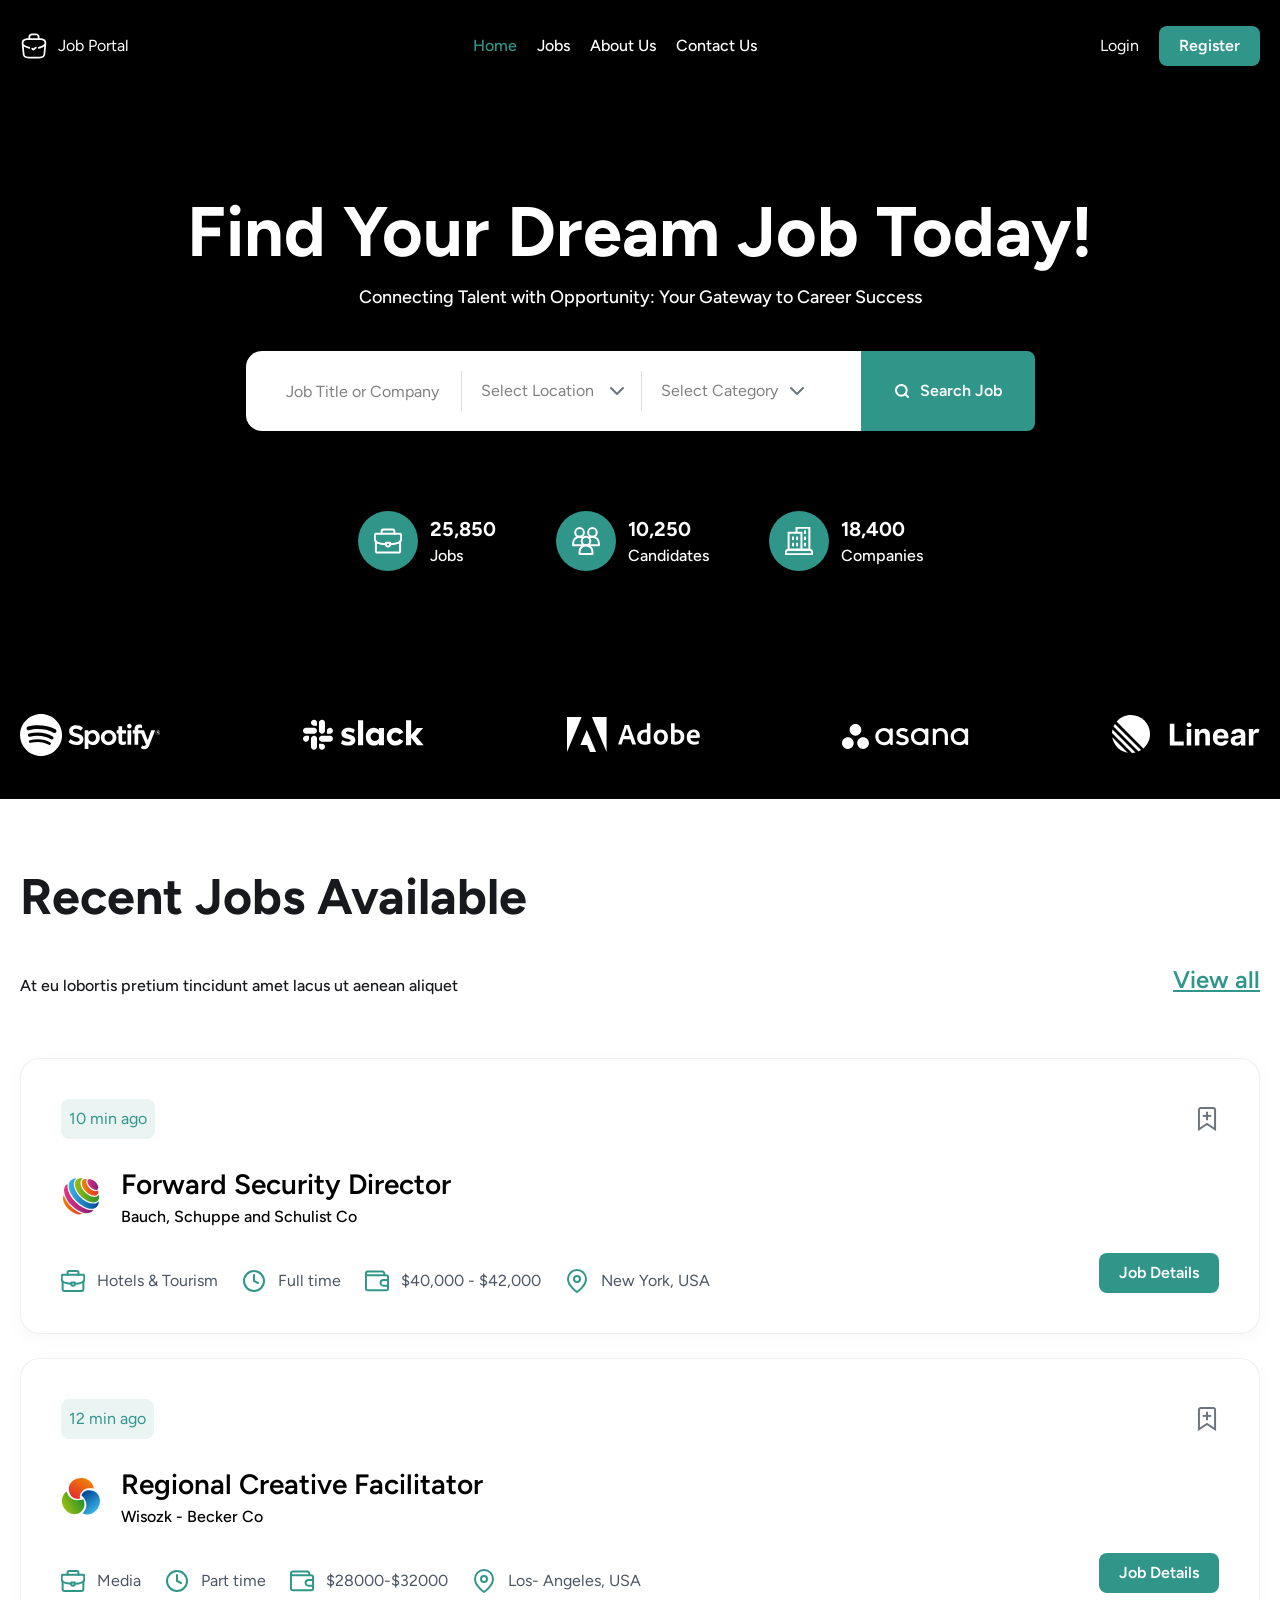
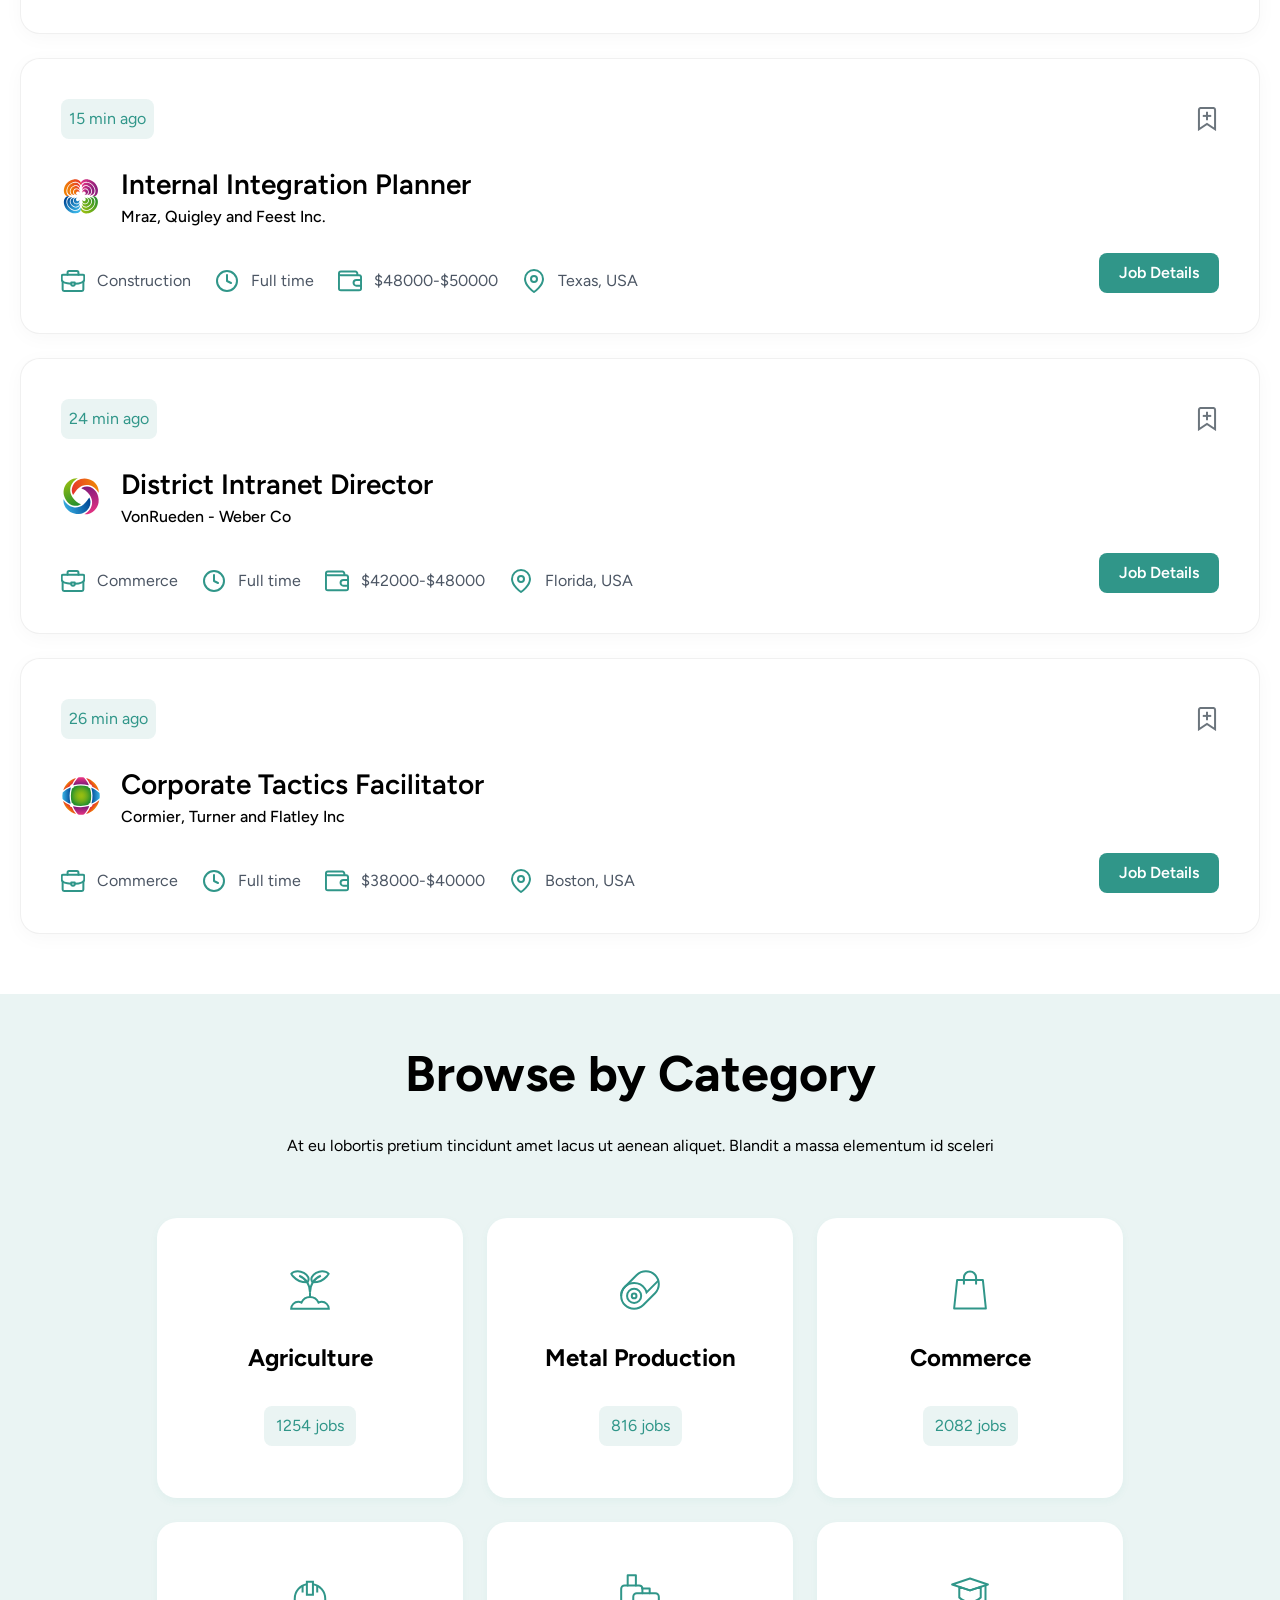
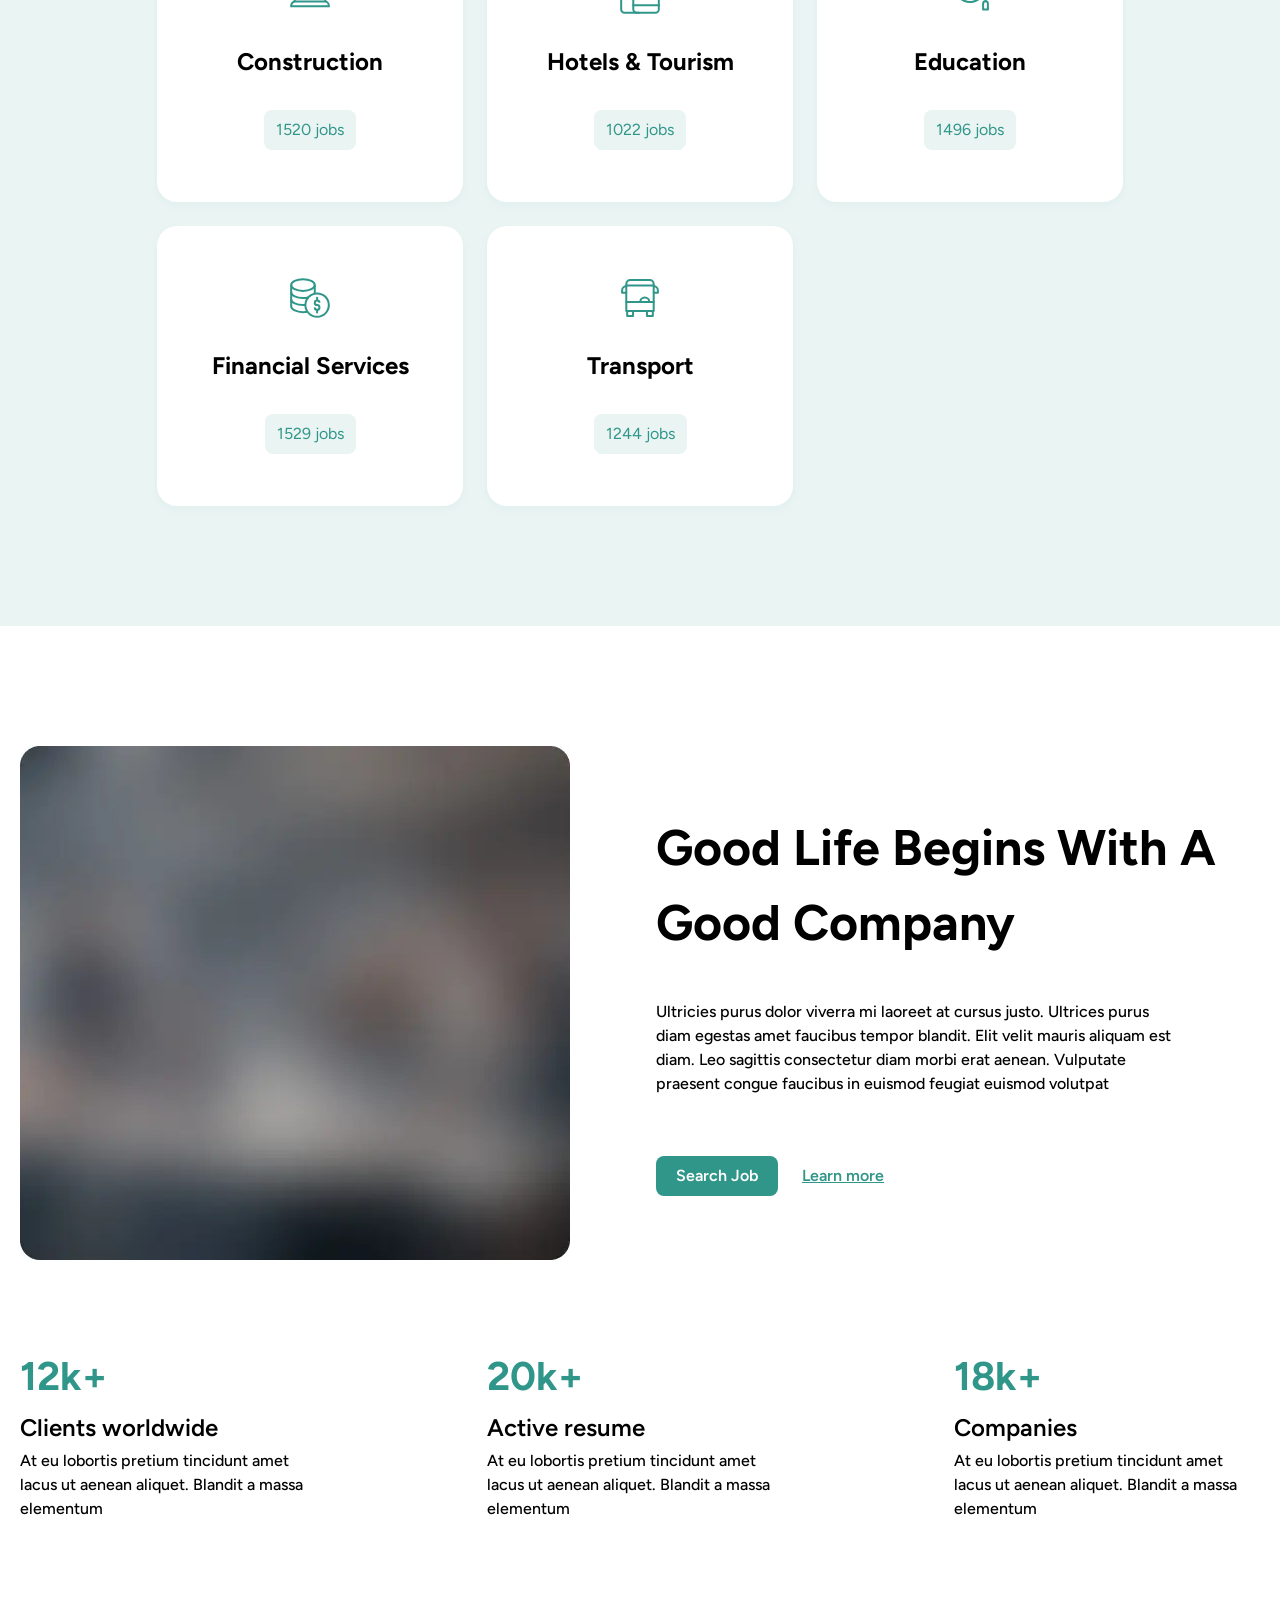
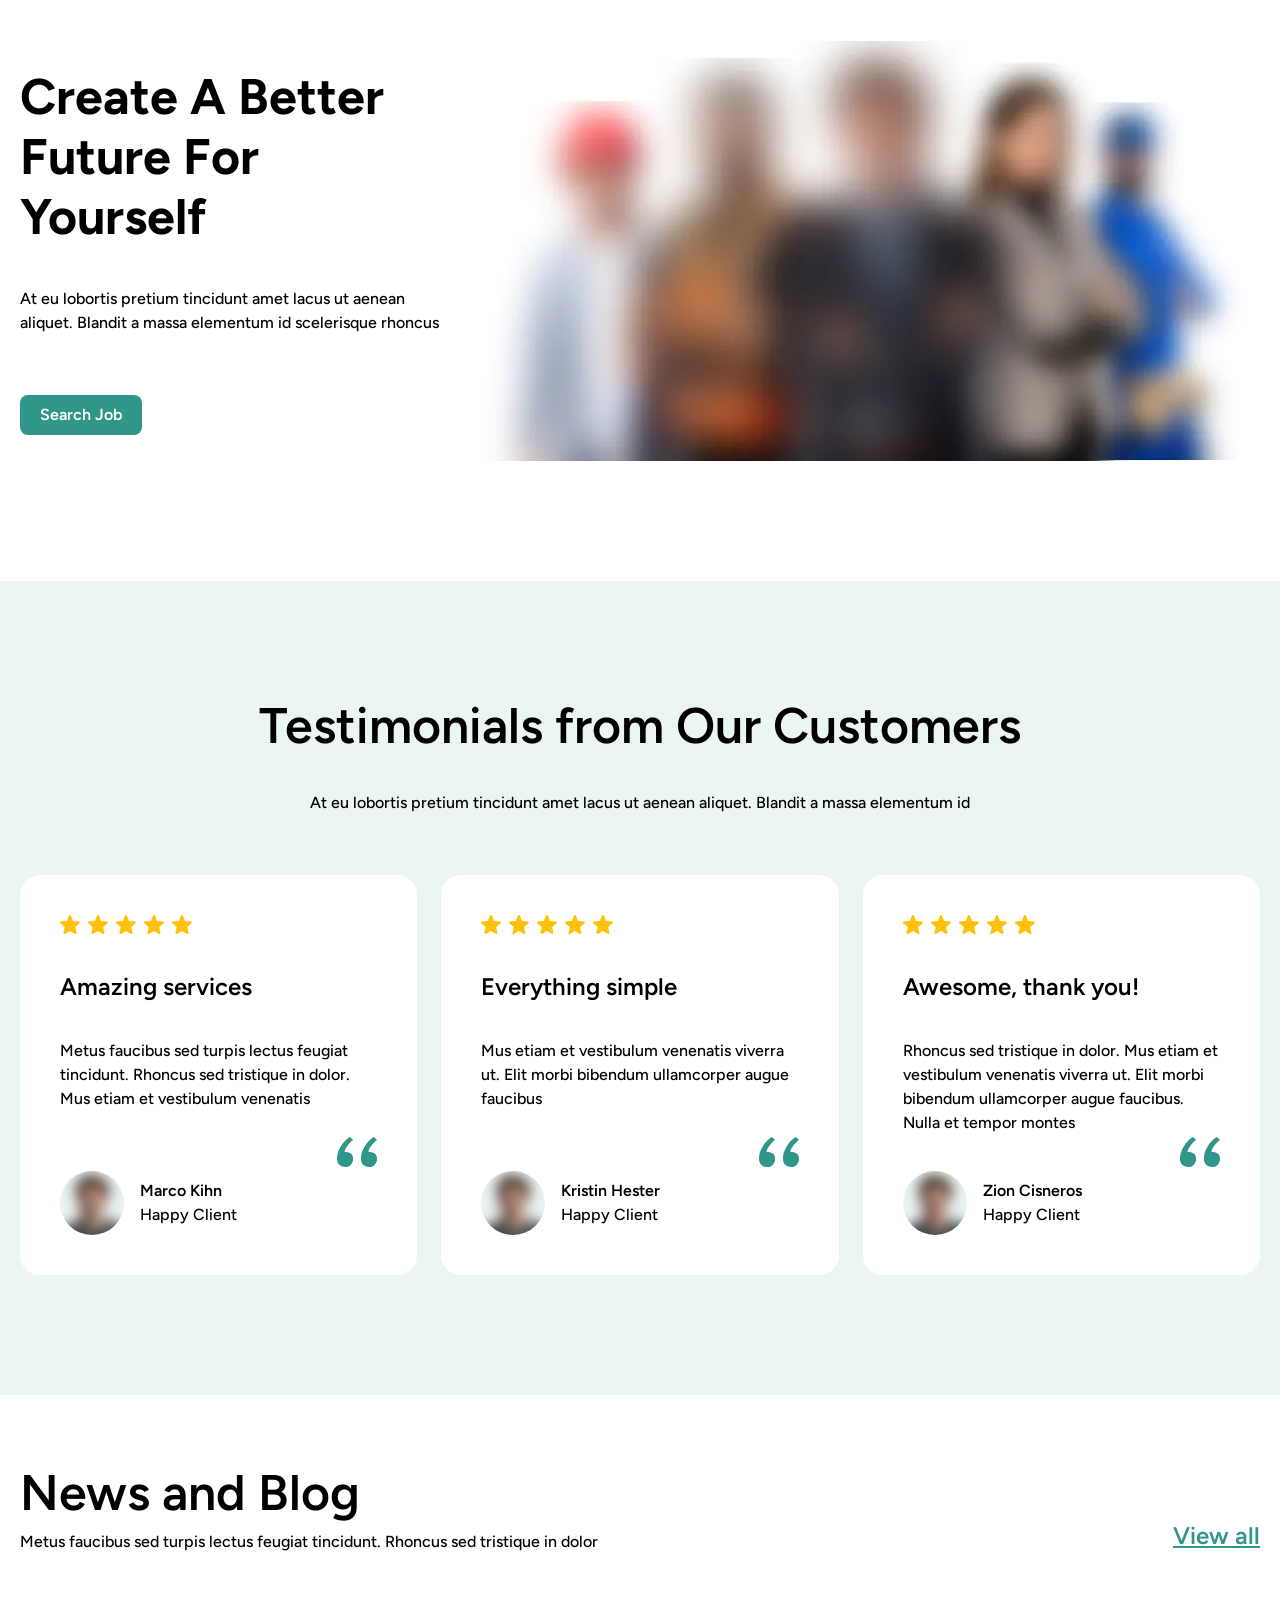
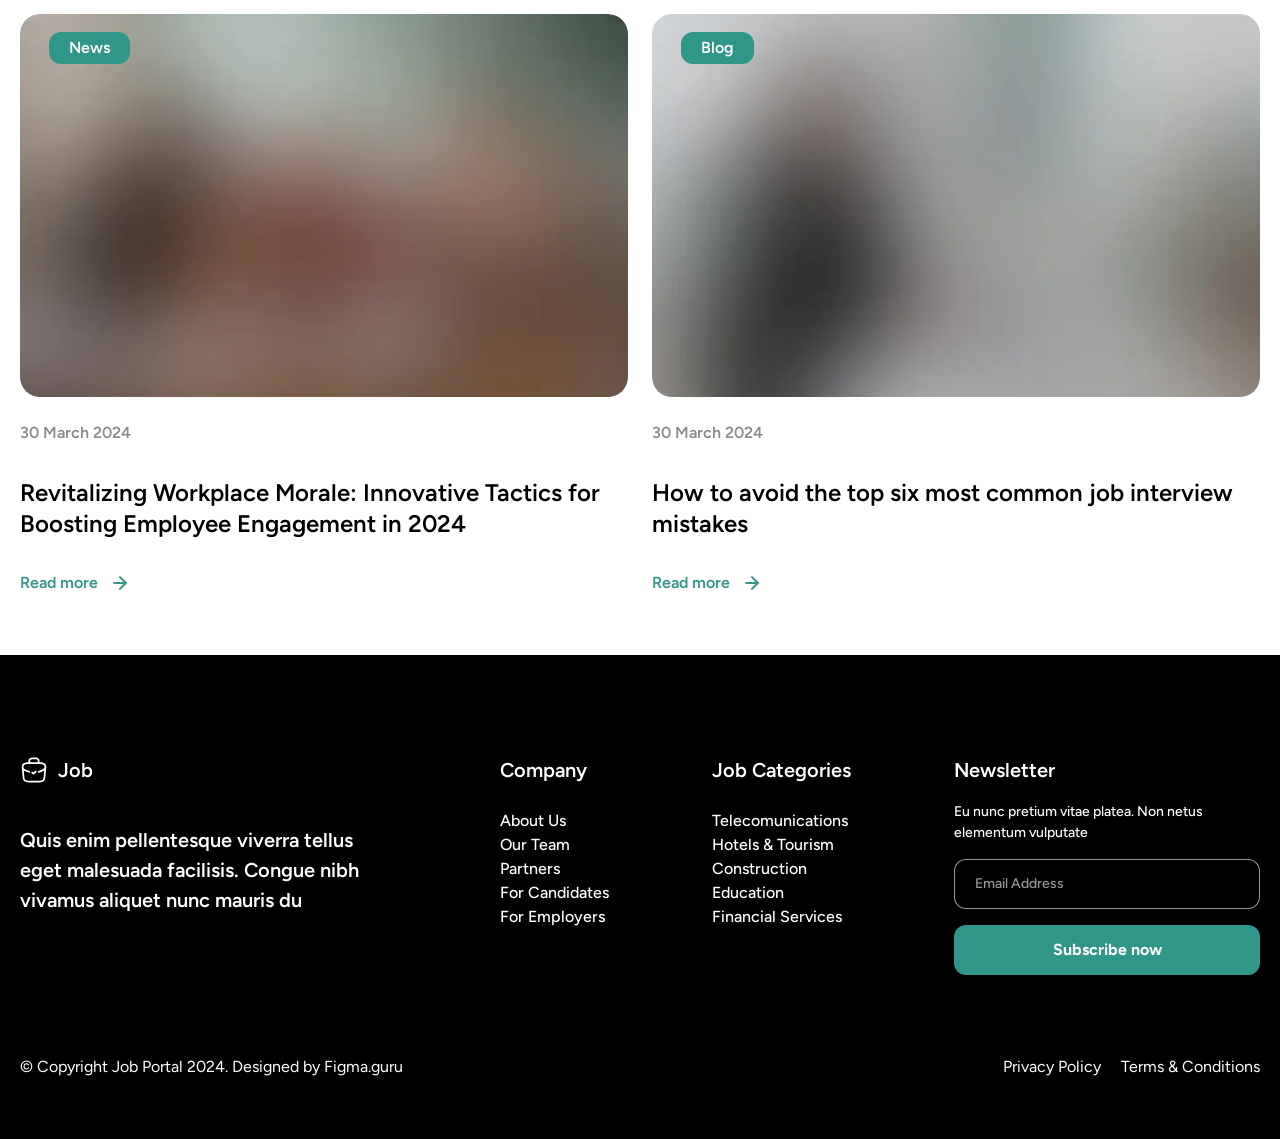
<file: index.html>
<!doctype html>
<html lang="en">
  <head>
    <meta charset="UTF-8" />
    <meta name="viewport" content="width=device-width, initial-scale=1.0" />
    <title>Job Portal</title>
    <link rel="stylesheet" href="./css/reset.css" />
    <link rel="stylesheet" href="./css/base.css" />
    <link rel="stylesheet" href="./css/components.css" />
    <link rel="stylesheet" href="./css/layout.css" />
    <link rel="stylesheet" href="./css/style.css" />
    <link rel="preconnect" href="https://fonts.googleapis.com" />
    <link rel="preconnect" href="https://fonts.gstatic.com" crossorigin />
    <link
      href="https://fonts.googleapis.com/css2?family=Figtree:ital,wght@0,300..900;1,300..900&display=swap"
      rel="stylesheet"
    />
  </head>

  <body>
    <header class="header">
      <div class="container">
        <div class="header__wrapper">
          <a href="index.html" class="header__logo">
            <img src="images/sitelogo.svg" alt="" />
            <span>Job Portal</span>
          </a>

          <button
            class="header__hamburger"
            type="button"
            aria-label="メニューを開く"
            aria-expanded="false"
          >
            <span class="header__hamburger-line"></span>
            <span class="header__hamburger-line"></span>
            <span class="header__hamburger-line"></span>
          </button>

          <nav class="header__nav">
            <ul class="header__list">
              <li class="header__item is-active">
                <a href="index.html">Home</a>
              </li>
              <li class="header__item">
                <a href="jobs.html">Jobs</a>
              </li>
              <li class="header__item">
                <a href="about-us.html">About Us</a>
              </li>
              <li class="header__item">
                <a href="contact-us.html">Contact Us</a>
              </li>
            </ul>

            <div class="header__actions header__actions--mobile">
              <a href="#">Login</a>
              <a class="button" href="#">Register</a>
            </div>
          </nav>

          <div class="header__actions header__actions--desktop">
            <a href="#">Login</a>
            <a class="button" href="#">Register</a>
          </div>
        </div>
      </div>
    </header>

    <main>
      <section class="hero">
        <div class="container">
          <div class="hero__wrapper">
            <div class="hero__header">
              <h1 class="hero__title">Find Your Dream Job Today!</h1>
              <p class="hero__subtitle">
                Connecting Talent with Opportunity: Your Gateway to Career
                Success
              </p>
            </div>
            <form class="hero__search">
              <div class="hero__fields">
                <input
                  class="form__input"
                  type="text"
                  placeholder="Job Title or Company"
                />
                <div class="form__select-wrapper">
                  <select class="form__select">
                    <option>Select Location</option>
                  </select>

                  <img
                    class="form__select-icon"
                    src="images/chevron-down.svg"
                    alt=""
                    aria-hidden="true"
                  />
                </div>
                <div class="form__select-wrapper">
                  <select class="form__select">
                    <option>Select Category</option>
                  </select>

                  <img
                    class="form__select-icon"
                    src="images/chevron-down.svg"
                    alt=""
                    aria-hidden="true"
                  />
                </div>
              </div>
              <button class="button hero__button" type="submit">
                <img
                  class="hero__search-icon"
                  src="images/search-white.svg"
                  alt=""
                />
                Search Job
              </button>
            </form>
            <ul class="hero__statistics">
              <li class="hero__stat">
                <img src="images/jobs.svg" alt="" />
                <div class="hero__stat-content">
                  <span class="hero__stat-number">25,850</span
                  ><span class="hero__stat-label">Jobs</span>
                </div>
              </li>
              <li class="hero__stat">
                <img src="images/candidates.svg" alt="" />
                <div class="hero__stat-content">
                  <span class="hero__stat-number">10,250</span
                  ><span class="hero__stat-label">Candidates</span>
                </div>
              </li>
              <li class="hero__stat">
                <img src="images/companies.svg" alt="" />
                <div class="hero__stat-content">
                  <span class="hero__stat-number">18,400</span
                  ><span class="hero__stat-label">Companies</span>
                </div>
              </li>
            </ul>
          </div>
        </div>
      </section>

      <section class="company-logos">
        <div class="container">
          <ul class="company-logos__list">
            <li class="company-logos__item">
              <img src="images/spotify.svg" alt="Spotify" />
            </li>

            <li class="company-logos__item">
              <img src="images/slack.svg" alt="Slack" />
            </li>

            <li class="company-logos__item">
              <img src="images/adobe.svg" alt="Adobe" />
            </li>

            <li class="company-logos__item">
              <img src="images/asana-home.svg" alt="Asana" />
            </li>

            <li class="company-logos__item">
              <img src="images/linear.svg" alt="Linear" />
            </li>
          </ul>
        </div>
      </section>

      <section class="jobs">
        <div class="container">
          <div class="jobs__wrapper">
            <div class="jobs__header">
              <div class="jobs__heading">
                <h2 class="jobs__header-title">Recent Jobs Available</h2>
                <p class="jobs__header-desc">
                  At eu lobortis pretium tincidunt amet lacus ut aenean aliquet
                </p>
              </div>
              <a class="viewall-link viewall-link--desktop" href="jobs.html"
                >View all</a
              >
            </div>

            <ul class="jobs__list">
              <li class="jobs__item">
                <article class="job-card">
                  <div class="job-card__top">
                    <div class="badge">
                      <span>10 min ago</span>
                    </div>
                    <button
                      class="job-card__favorite"
                      type="button"
                      aria-label="Add to favorites"
                    >
                      <img src="images/plus.svg" alt="" />
                    </button>
                  </div>
                  <div class="job-card__main">
                    <img src="images/jobs-1.svg" alt="" />
                    <div class="job-card__contents">
                      <p class="job-card__title">Forward Security Director</p>
                      <p class="job-card__subtitle">
                        Bauch, Schuppe and Schulist Co
                      </p>
                    </div>
                  </div>
                  <div class="job-card__bottom">
                    <ul class="job-card__meta">
                      <li class="job-card__meta-item">
                        <img src="images/bag.svg" alt="" />
                        <span>Hotels & Tourism</span>
                      </li>

                      <li class="job-card__meta-item">
                        <img src="images/clock-job-card.svg" alt="" />
                        <span>Full time</span>
                      </li>

                      <li class="job-card__meta-item">
                        <img src="images/wallet.svg" alt="" />
                        <span>$40,000 - $42,000</span>
                      </li>

                      <li class="job-card__meta-item">
                        <img src="images/location.svg" alt="" />
                        <span>New York, USA</span>
                      </li>
                    </ul>

                    <div class="job-card__details">
                      <a class="button" href="job-details.html">
                        Job Details
                      </a>
                    </div>
                  </div>
                </article>
              </li>
              <li class="jobs__item">
                <article class="job-card">
                  <div class="job-card__top">
                    <div class="badge">
                      <span>12 min ago</span>
                    </div>
                    <button
                      class="job-card__favorite"
                      type="button"
                      aria-label="Add to favorites"
                    >
                      <img src="images/plus.svg" alt="" />
                    </button>
                  </div>
                  <div class="job-card__main">
                    <img src="images/jobs-2.svg" alt="" />
                    <div class="job-card__contents">
                      <p class="job-card__title">
                        Regional Creative Facilitator
                      </p>
                      <p class="job-card__subtitle">Wisozk - Becker Co</p>
                    </div>
                  </div>
                  <div class="job-card__bottom">
                    <ul class="job-card__meta">
                      <li class="job-card__meta-item">
                        <img src="images/bag.svg" alt="" />
                        <span>Media</span>
                      </li>

                      <li class="job-card__meta-item">
                        <img src="images/clock-job-card.svg" alt="" />
                        <span>Part time</span>
                      </li>

                      <li class="job-card__meta-item">
                        <img src="images/wallet.svg" alt="" />
                        <span>$28000-$32000</span>
                      </li>

                      <li class="job-card__meta-item">
                        <img src="images/location.svg" alt="" />
                        <span>Los- Angeles, USA</span>
                      </li>
                    </ul>

                    <div class="job-card__details">
                      <a class="button" href="job-details.html">
                        Job Details
                      </a>
                    </div>
                  </div>
                </article>
              </li>
              <li class="jobs__item">
                <article class="job-card">
                  <div class="job-card__top">
                    <div class="badge">
                      <span>15 min ago</span>
                    </div>
                    <button
                      class="job-card__favorite"
                      type="button"
                      aria-label="Add to favorites"
                    >
                      <img src="images/plus.svg" alt="" />
                    </button>
                  </div>
                  <div class="job-card__main">
                    <img src="images/jobs-3.svg" alt="" />
                    <div class="job-card__contents">
                      <p class="job-card__title">
                        Internal Integration Planner
                      </p>
                      <p class="job-card__subtitle">
                        Mraz, Quigley and Feest Inc.
                      </p>
                    </div>
                  </div>
                  <div class="job-card__bottom">
                    <ul class="job-card__meta">
                      <li class="job-card__meta-item">
                        <img src="images/bag.svg" alt="" />
                        <span>Construction</span>
                      </li>

                      <li class="job-card__meta-item">
                        <img src="images/clock-job-card.svg" alt="" />
                        <span>Full time</span>
                      </li>

                      <li class="job-card__meta-item">
                        <img src="images/wallet.svg" alt="" />
                        <span>$48000-$50000</span>
                      </li>

                      <li class="job-card__meta-item">
                        <img src="images/location.svg" alt="" />
                        <span>Texas, USA</span>
                      </li>
                    </ul>

                    <div class="job-card__details">
                      <a class="button" href="job-details.html">
                        Job Details
                      </a>
                    </div>
                  </div>
                </article>
              </li>
              <li class="jobs__item">
                <article class="job-card">
                  <div class="job-card__top">
                    <div class="badge">
                      <span>24 min ago</span>
                    </div>
                    <button
                      class="job-card__favorite"
                      type="button"
                      aria-label="Add to favorites"
                    >
                      <img src="images/plus.svg" alt="" />
                    </button>
                  </div>
                  <div class="job-card__main">
                    <img src="images/jobs-4.svg" alt="" />
                    <div class="job-card__contents">
                      <p class="job-card__title">District Intranet Director</p>
                      <p class="job-card__subtitle">VonRueden - Weber Co</p>
                    </div>
                  </div>
                  <div class="job-card__bottom">
                    <ul class="job-card__meta">
                      <li class="job-card__meta-item">
                        <img src="images/bag.svg" alt="" />
                        <span>Commerce</span>
                      </li>

                      <li class="job-card__meta-item">
                        <img src="images/clock-job-card.svg" alt="" />
                        <span>Full time</span>
                      </li>

                      <li class="job-card__meta-item">
                        <img src="images/wallet.svg" alt="" />
                        <span>$42000-$48000</span>
                      </li>

                      <li class="job-card__meta-item">
                        <img src="images/location.svg" alt="" />
                        <span>Florida, USA</span>
                      </li>
                    </ul>

                    <div class="job-card__details">
                      <a class="button" href="job-details.html">
                        Job Details
                      </a>
                    </div>
                  </div>
                </article>
              </li>
              <li class="jobs__item">
                <article class="job-card">
                  <div class="job-card__top">
                    <div class="badge">
                      <span>26 min ago</span>
                    </div>
                    <button
                      class="job-card__favorite"
                      type="button"
                      aria-label="Add to favorites"
                    >
                      <img src="images/plus.svg" alt="" />
                    </button>
                  </div>
                  <div class="job-card__main">
                    <img src="images/jobs-5.svg" alt="" />
                    <div class="job-card__contents">
                      <p class="job-card__title">
                        Corporate Tactics Facilitator
                      </p>
                      <p class="job-card__subtitle">
                        Cormier, Turner and Flatley Inc
                      </p>
                    </div>
                  </div>
                  <div class="job-card__bottom">
                    <ul class="job-card__meta">
                      <li class="job-card__meta-item">
                        <img src="images/bag.svg" alt="" />
                        <span>Commerce</span>
                      </li>

                      <li class="job-card__meta-item">
                        <img src="images/clock-job-card.svg" alt="" />
                        <span>Full time</span>
                      </li>

                      <li class="job-card__meta-item">
                        <img src="images/wallet.svg" alt="" />
                        <span>$38000-$40000</span>
                      </li>

                      <li class="job-card__meta-item">
                        <img src="images/location.svg" alt="" />
                        <span>Boston, USA</span>
                      </li>
                    </ul>

                    <div class="job-card__details">
                      <a class="button" href="job-details.html">
                        Job Details
                      </a>
                    </div>
                  </div>
                </article>
              </li>
            </ul>
            <a class="viewall-link viewall-link--mobile" href="jobs.html"
              >View all</a
            >
          </div>
        </div>
      </section>

      <section class="category">
        <div class="container">
          <div class="category__wrapper">
            <div class="category__header">
              <h2 class="category__header-title">Browse by Category</h2>
              <p class="category__header-desc">
                At eu lobortis pretium tincidunt amet lacus ut aenean aliquet.
                Blandit a massa elementum id sceleri
              </p>
            </div>

            <ul class="category__list">
              <li class="category__item">
                <a class="category__link" href="#">
                  <img
                    class="category__icon"
                    src="images/agriculture.svg"
                    alt=""
                  />
                  <p class="category__title">Agriculture</p>
                  <p class="badge">1254 jobs</p>
                </a>
              </li>
              <li class="category__item">
                <a class="category__link" href="#">
                  <img class="category__icon" src="images/metal.svg" alt="" />
                  <p class="category__title">Metal Production</p>
                  <p class="badge">816 jobs</p>
                </a>
              </li>
              <li class="category__item">
                <a class="category__link" href="#">
                  <img
                    class="category__icon"
                    src="images/commerce.svg"
                    alt=""
                  />
                  <p class="category__title">Commerce</p>
                  <p class="badge">2082 jobs</p>
                </a>
              </li>
              <li class="category__item">
                <a class="category__link" href="#">
                  <img
                    class="category__icon"
                    src="images/construction.svg"
                    alt=""
                  />
                  <p class="category__title">Construction</p>
                  <p class="badge">1520 jobs</p>
                </a>
              </li>
              <li class="category__item">
                <a class="category__link" href="#">
                  <img class="category__icon" src="images/hotels.svg" alt="" />
                  <p class="category__title">Hotels & Tourism</p>
                  <p class="badge">1022 jobs</p>
                </a>
              </li>
              <li class="category__item">
                <a class="category__link" href="#">
                  <img
                    class="category__icon"
                    src="images/education.svg"
                    alt=""
                  />
                  <p class="category__title">Education</p>
                  <p class="badge">1496 jobs</p>
                </a>
              </li>
              <li class="category__item">
                <a class="category__link" href="#">
                  <img
                    class="category__icon"
                    src="images/financial.svg"
                    alt=""
                  />
                  <p class="category__title">Financial Services</p>
                  <p class="badge">1529 jobs</p>
                </a>
              </li>
              <li class="category__item">
                <a class="category__link" href="#">
                  <img
                    class="category__icon"
                    src="images/transport.svg"
                    alt=""
                  />
                  <p class="category__title">Transport</p>
                  <p class="badge">1244 jobs</p>
                </a>
              </li>
            </ul>
          </div>
        </div>
      </section>

      <section class="about">
        <div class="container">
          <div class="about__wrapper">
            <div class="about__content">
              <img class="about__img" src="images/about-img.webp" alt="" />
              <div class="about__body">
                <div class="about__text">
                  <h2 class="about__title">
                    Good Life Begins With A Good Company
                  </h2>
                  <p class="about__desc">
                    Ultricies purus dolor viverra mi laoreet at cursus justo.
                    Ultrices purus diam egestas amet faucibus tempor blandit.
                    Elit velit mauris aliquam est diam. Leo sagittis consectetur
                    diam morbi erat aenean. Vulputate praesent congue faucibus
                    in euismod feugiat euismod volutpat
                  </p>
                </div>
                <div class="about__actions">
                  <a class="button" href="#">Search Job</a>
                  <a class="about__learn" href="#">Learn more</a>
                </div>
              </div>
            </div>
            <div class="about__stats">
              <ul class="about__list">
                <li class="about__item">
                  <span class="about__count">12k+</span>
                  <h3 class="about__label">Clients worldwide</h3>
                  <p class="about__info">
                    At eu lobortis pretium tincidunt amet lacus ut aenean
                    aliquet. Blandit a massa elementum
                  </p>
                </li>
                <li class="about__item">
                  <span class="about__count">20k+</span>
                  <h3 class="about__label">Active resume</h3>
                  <p class="about__info">
                    At eu lobortis pretium tincidunt amet lacus ut aenean
                    aliquet. Blandit a massa elementum
                  </p>
                </li>
                <li class="about__item">
                  <span class="about__count">18k+</span>
                  <h3 class="about__label">Companies</h3>
                  <p class="about__info">
                    At eu lobortis pretium tincidunt amet lacus ut aenean
                    aliquet. Blandit a massa elementum
                  </p>
                </li>
              </ul>
            </div>
          </div>
        </div>
      </section>

      <section class="banner">
        <div class="container">
          <div class="banner__wrapper">
            <div class="banner__left">
              <div class="banner__text">
                <h2 class="banner__title">
                  Create A Better Future For Yourself
                </h2>
                <p class="banner__desc">
                  At eu lobortis pretium tincidunt amet lacus ut aenean aliquet.
                  Blandit a massa elementum id scelerisque rhoncus
                </p>
              </div>
              <a class="button" href="#">Search Job</a>
            </div>
            <img class="banner__img" src="images/banner-img.webp" alt="" />
          </div>
        </div>
      </section>

      <section class="testimonial">
        <div class="container">
          <div class="testimonial__wrapper">
            <div class="testimonial__header">
              <h2 class="testimonial__title">
                Testimonials from Our Customers
              </h2>
              <p class="testimonial__desc">
                At eu lobortis pretium tincidunt amet lacus ut aenean aliquet.
                Blandit a massa elementum id
              </p>
            </div>
            <ul class="testimonial__list">
              <li class="testimonial__item">
                <div class="testimonial__body">
                  <ul class="testimonial__rating">
                    <li class="testimonial__star">
                      <img src="images/star.svg" alt="" />
                    </li>
                    <li class="testimonial__star">
                      <img src="images/star.svg" alt="" />
                    </li>
                    <li class="testimonial__star">
                      <img src="images/star.svg" alt="" />
                    </li>
                    <li class="testimonial__star">
                      <img src="images/star.svg" alt="" />
                    </li>
                    <li class="testimonial__star">
                      <img src="images/star.svg" alt="" />
                    </li>
                  </ul>

                  <h3 class="testimonial__headline">Amazing services</h3>
                  <p class="testimonial__content">
                    Metus faucibus sed turpis lectus feugiat tincidunt. Rhoncus
                    sed tristique in dolor. Mus etiam et vestibulum venenatis
                  </p>
                </div>
                <img class="testimonial__quote" src="images/quote.svg" alt="" />
                <div class="testimonial__author">
                  <img
                    class="testimonial__avatar"
                    src="images/customer.svg"
                    alt=""
                  />
                  <div class="testimonial__info">
                    <p class="testimonial__name">Marco Kihn</p>
                    <p class="testimonial__role">Happy Client</p>
                  </div>
                </div>
              </li>
              <li class="testimonial__item">
                <div class="testimonial__body">
                  <ul class="testimonial__rating">
                    <li class="testimonial__star">
                      <img src="images/star.svg" alt="" />
                    </li>
                    <li class="testimonial__star">
                      <img src="images/star.svg" alt="" />
                    </li>
                    <li class="testimonial__star">
                      <img src="images/star.svg" alt="" />
                    </li>
                    <li class="testimonial__star">
                      <img src="images/star.svg" alt="" />
                    </li>
                    <li class="testimonial__star">
                      <img src="images/star.svg" alt="" />
                    </li>
                  </ul>
                  <h3 class="testimonial__headline">Everything simple</h3>
                  <p class="testimonial__content">
                    Mus etiam et vestibulum venenatis viverra ut. Elit morbi
                    bibendum ullamcorper augue faucibus
                  </p>
                </div>
                <img class="testimonial__quote" src="images/quote.svg" alt="" />
                <div class="testimonial__author">
                  <img
                    class="testimonial__avatar"
                    src="images/customer.svg"
                    alt=""
                  />
                  <div class="testimonial__info">
                    <p class="testimonial__name">Kristin Hester</p>
                    <p class="testimonial__role">Happy Client</p>
                  </div>
                </div>
              </li>
              <li class="testimonial__item">
                <div class="testimonial__body">
                  <ul class="testimonial__rating">
                    <li class="testimonial__star">
                      <img src="images/star.svg" alt="" />
                    </li>
                    <li class="testimonial__star">
                      <img src="images/star.svg" alt="" />
                    </li>
                    <li class="testimonial__star">
                      <img src="images/star.svg" alt="" />
                    </li>
                    <li class="testimonial__star">
                      <img src="images/star.svg" alt="" />
                    </li>
                    <li class="testimonial__star">
                      <img src="images/star.svg" alt="" />
                    </li>
                  </ul>
                  <h3 class="testimonial__headline">Awesome, thank you!</h3>
                  <p class="testimonial__content">
                    Rhoncus sed tristique in dolor. Mus etiam et vestibulum
                    venenatis viverra ut. Elit morbi bibendum ullamcorper augue
                    faucibus. Nulla et tempor montes
                  </p>
                </div>
                <img class="testimonial__quote" src="images/quote.svg" alt="" />
                <div class="testimonial__author">
                  <img
                    class="testimonial__avatar"
                    src="images/customer.svg"
                    alt=""
                  />
                  <div class="testimonial__info">
                    <p class="testimonial__name">Zion Cisneros</p>
                    <p class="testimonial__role">Happy Client</p>
                  </div>
                </div>
              </li>
            </ul>
          </div>
        </div>
      </section>

      <section class="blog">
        <div class="container">
          <div class="blog__wrapper">
            <div class="blog__header">
              <div class="blog__text">
                <h2 class="blog__title">News and Blog</h2>
                <p class="blog__intro">
                  Metus faucibus sed turpis lectus feugiat tincidunt. Rhoncus
                  sed tristique in dolor
                </p>
              </div>
                  <a class="viewall-link viewall-link--desktop" href="jobs.html"
                >View all</a
              >
            </div>
            <ul class="blog__list">
              <li class="blog__item">
                <a class="blog__link" href="#">
                  <div class="blog__heading">
                    <img
                      class="blog__image"
                      src="images/blog-image1.webp"
                      alt=""
                    />
                    <span class="blog__genre">News</span>
                  </div>
                  <div class="blog__content">
                    <time class="blog__date" datetime="2024-03-30">
                      30 March 2024
                    </time>
                    <h3 class="blog__headline">
                      Revitalizing Workplace Morale: Innovative Tactics for
                      Boosting Employee Engagement in 2024
                    </h3>
                    <div class="blog__more">
                      <span class="blog__read-more">Read more</span>
                      <img class="blog__arrow" src="images/arrow.svg" alt="" />
                    </div>
                  </div>
                </a>
              </li>
              <li class="blog__item">
                <a class="blog__link" href="#">
                  <div class="blog__heading">
                    <img
                      class="blog__image"
                      src="images/blog-image2.webp"
                      alt=""
                    />
                    <span class="blog__genre">Blog</span>
                  </div>
                  <div class="blog__content">
                    <time class="blog__date" datetime="2024-03-30">
                      30 March 2024
                    </time>
                    <h3 class="blog__headline">
                      How to avoid the top six most common job interview
                      mistakes
                    </h3>
                    <div class="blog__more">
                      <span class="blog__read-more">Read more</span>
                      <img class="blog__arrow" src="images/arrow.svg" alt="" />
                    </div>
                  </div>
                </a>
              </li>
            </ul>
                <a class="viewall-link viewall-link--mobile" href="jobs.html"
                >View all</a
              >
          </div>
        </div>
      </section>
    </main>

    <footer class="footer">
      <div class="container">
        <div class="footer__wrapper">
          <div class="footer__top">
            <div class="footer__col footer__col--brand">
              <div class="footer__logo">
                <img src="images/sitelogo.svg" alt="" />
                <span class="footer__title">Job</span>
              </div>
              <p class="footer__desc">
                Quis enim pellentesque viverra tellus eget malesuada facilisis.
                Congue nibh vivamus aliquet nunc mauris du
              </p>
            </div>

            <div class="footer__col footer__col--company">
              <h3 class="footer__title">Company</h3>
              <ul class="footer__list">
                <li><a href="#" class="footer__link">About Us</a></li>
                <li><a href="#" class="footer__link">Our Team</a></li>
                <li><a href="#" class="footer__link">Partners</a></li>
                <li><a href="#" class="footer__link">For Candidates</a></li>
                <li><a href="#" class="footer__link">For Employers</a></li>
              </ul>
            </div>
            <div class="footer__col footer__col--category">
              <h3 class="footer__title">Job Categories</h3>
              <ul class="footer__list">
                <li><a href="#" class="footer__link">Telecomunications</a></li>
                <li><a href="#" class="footer__link">Hotels & Tourism</a></li>
                <li><a href="#" class="footer__link">Construction</a></li>
                <li><a href="#" class="footer__link">Education</a></li>
                <li><a href="#" class="footer__link">Financial Services</a></li>
              </ul>
            </div>
            <div class="footer__col footer__col--news">
              <h3 class="footer__title">Newsletter</h3>

              <p class="footer__news-desc">
                Eu nunc pretium vitae platea. Non netus elementum vulputate
              </p>
              <form class="footer__form">
                <input
                  class="footer__input"
                  id="newsletter-email"
                  type="email"
                  placeholder="Email Address"
                />
                <button type="submit" class="button footer__button">
                  Subscribe now
                </button>
              </form>
            </div>
          </div>

          <div class="footer__bottom">
            <div class="footer__addition footer__addition--mobile">
              <a href="#" class="footer__privacy">Privacy Policy</a>
              <a href="#" class="footer__terms">Terms & Conditions</a>
            </div>
            <p class="footer__copy">
              © Copyright Job Portal 2024. Designed by Figma.guru
            </p>
            <div class="footer__addition footer__addition--desktop">
              <a href="#" class="footer__privacy">Privacy Policy</a>
              <a href="#" class="footer__terms">Terms & Conditions</a>
            </div>
          </div>
        </div>
      </div>
    </footer>
    <script src="./js/main.js"></script>
  </body>
</html>
</file>
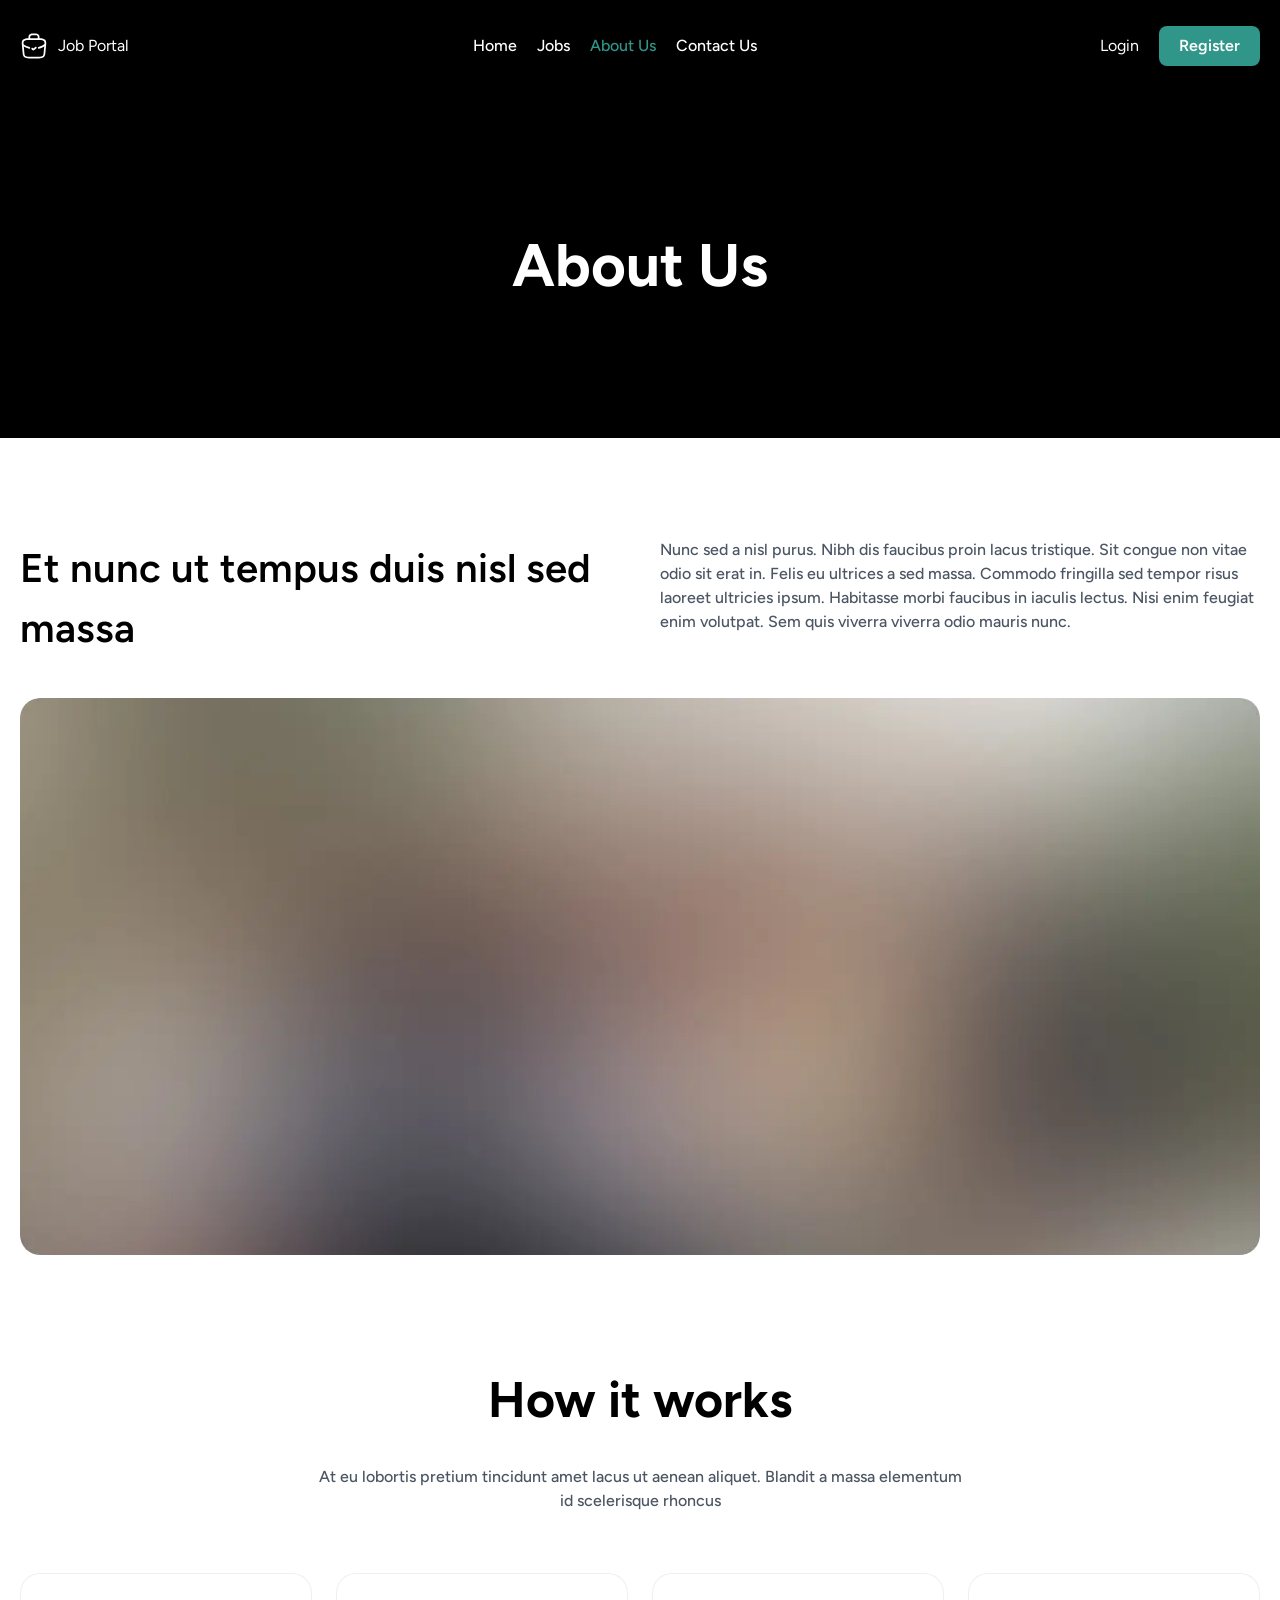
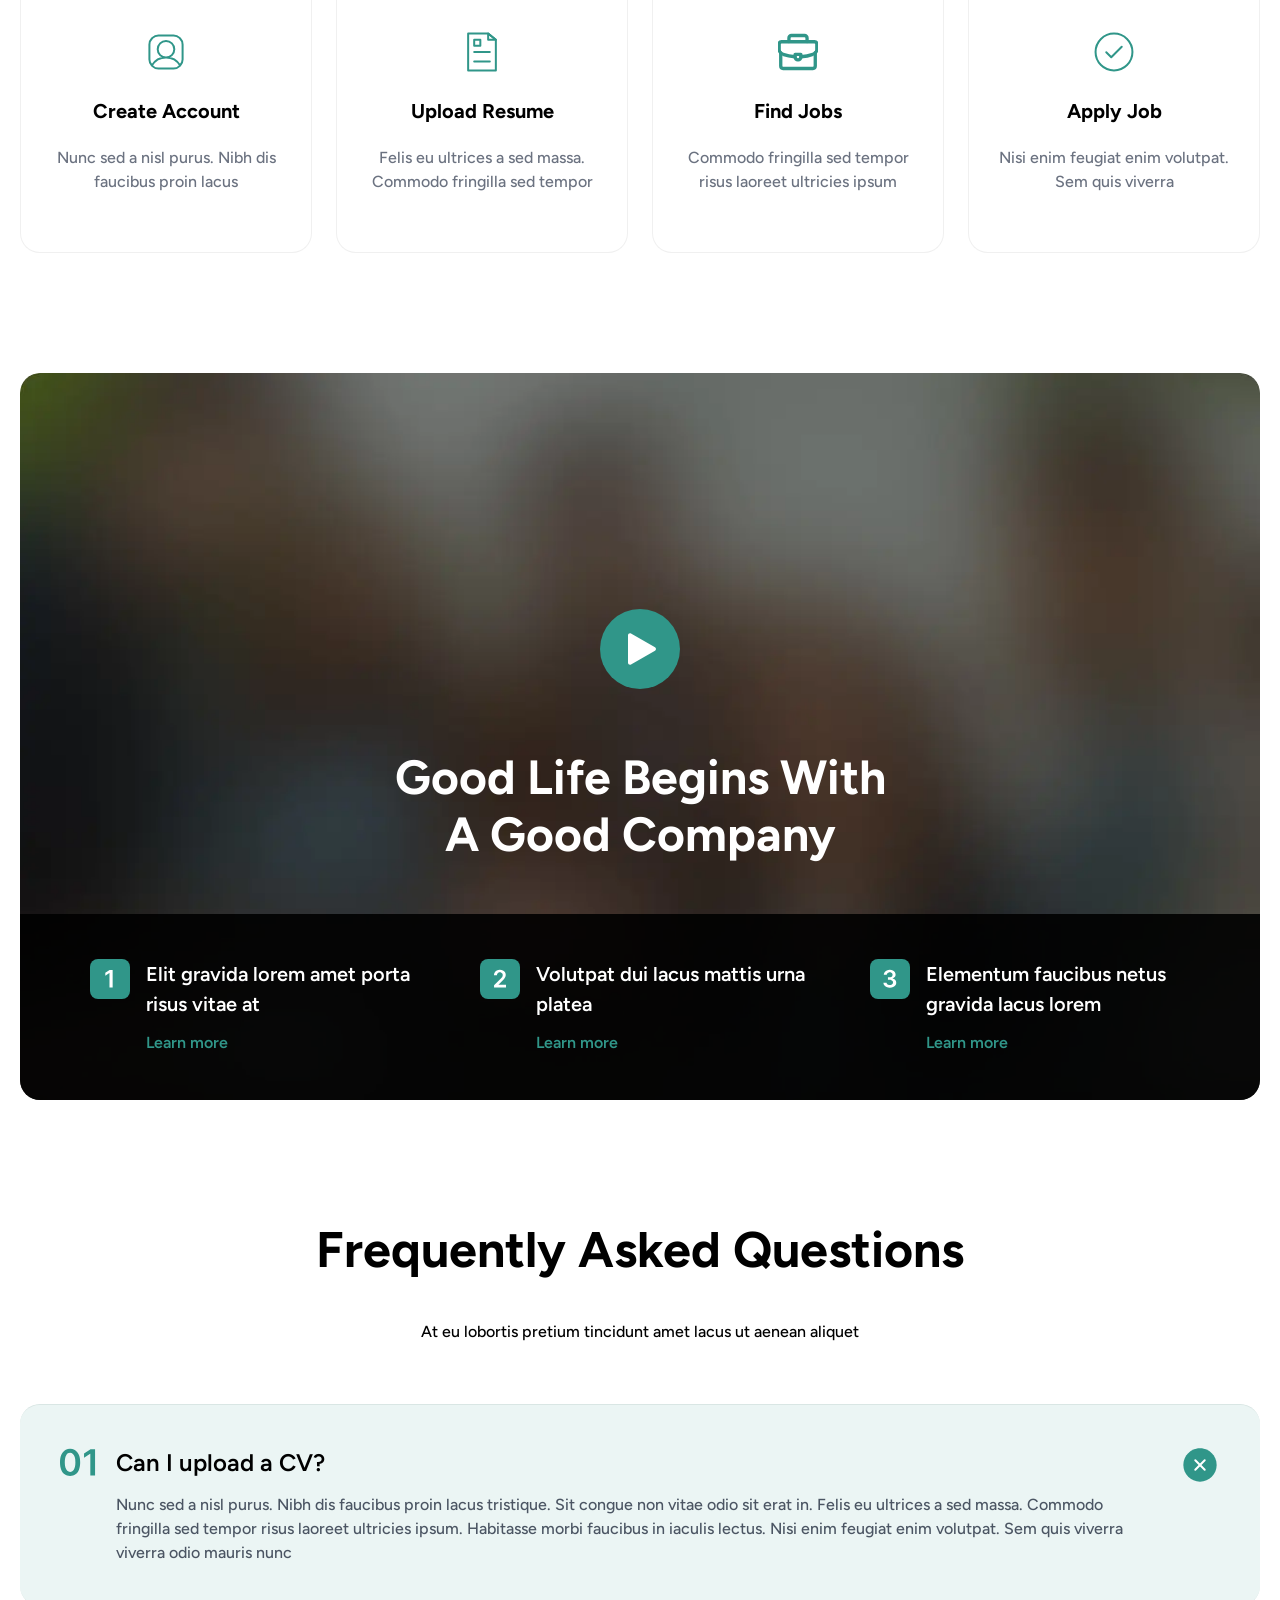
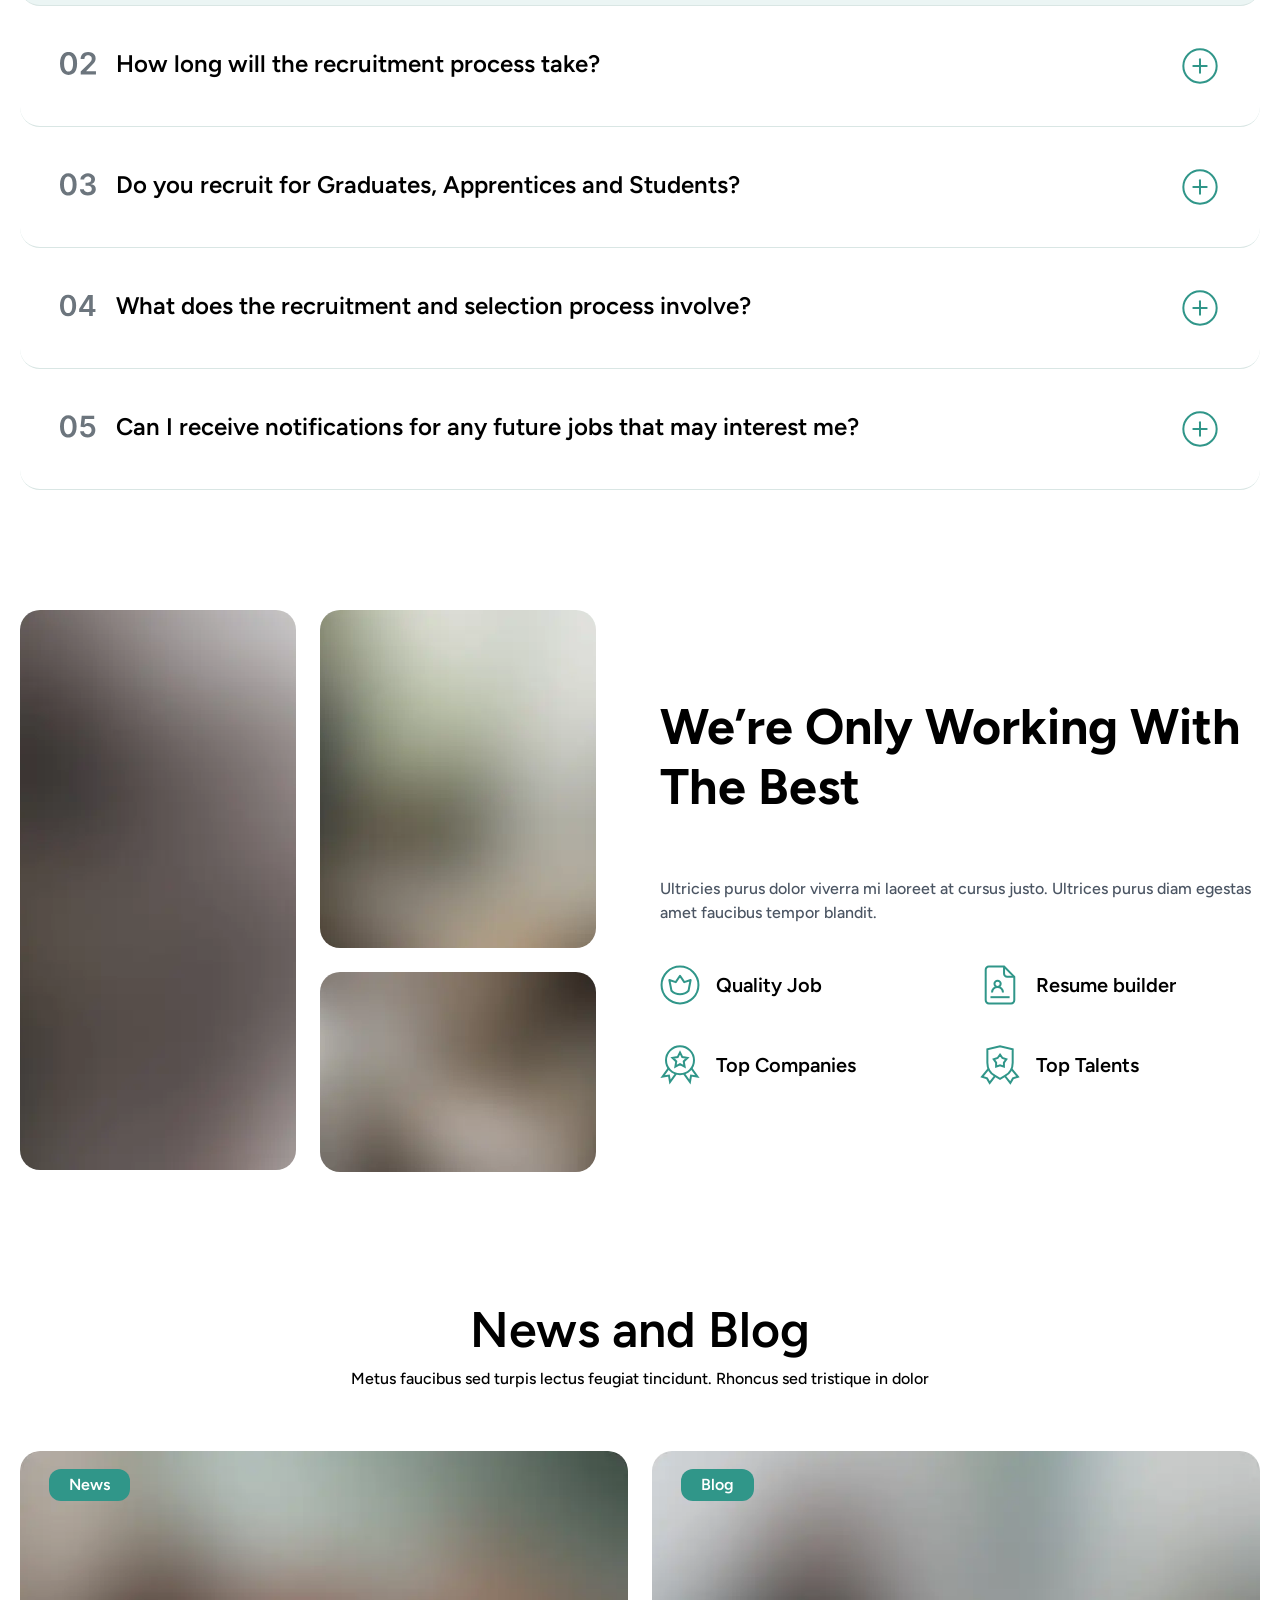
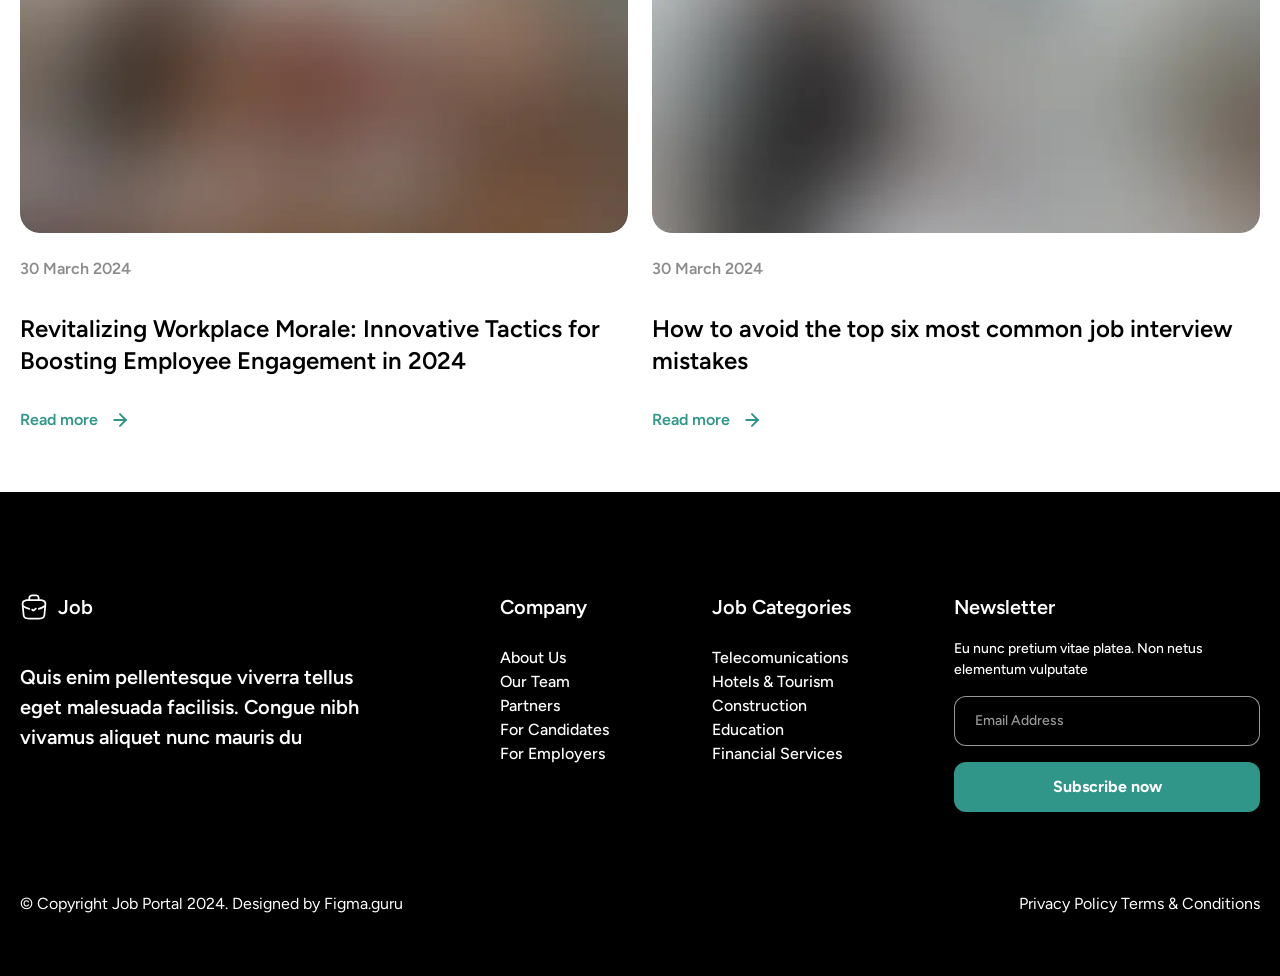
<file: about-us.html>
<!doctype html>
<html lang="en">
  <head>
    <meta charset="UTF-8" />
    <meta name="viewport" content="width=device-width, initial-scale=1.0" />
    <title>About Us</title>
    <link rel="stylesheet" href="./css/reset.css" />
    <link rel="stylesheet" href="./css/base.css" />
    <link rel="stylesheet" href="./css/components.css" />
    <link rel="stylesheet" href="./css/layout.css" />
    <link rel="stylesheet" href="./css/style.css" />
    <link rel="preconnect" href="https://fonts.googleapis.com" />
    <link rel="preconnect" href="https://fonts.gstatic.com" crossorigin />
    <link
      href="https://fonts.googleapis.com/css2?family=Figtree:ital,wght@0,300..900;1,300..900&display=swap"
      rel="stylesheet"
    />
  </head>

  <body>
    <header class="header">
      <div class="container">
        <div class="header__wrapper">
          <a href="index.html" class="header__logo">
            <img src="images/sitelogo.svg" alt="" aria-hidden="true" />
            <span>Job Portal</span>
          </a>

          <button
            class="header__hamburger"
            type="button"
            aria-label="メニューを開く"
            aria-expanded="false"
          >
            <span class="header__hamburger-line"></span>
            <span class="header__hamburger-line"></span>
            <span class="header__hamburger-line"></span>
          </button>

          <nav class="header__nav">
            <ul class="header__list">
              <li class="header__item">
                <a href="index.html">Home</a>
              </li>
              <li class="header__item">
                <a href="jobs.html">Jobs</a>
              </li>
              <li class="header__item is-active">
                <a href="about-us.html">About Us</a>
              </li>
              <li class="header__item">
                <a href="contact-us.html">Contact Us</a>
              </li>
            </ul>
            <div class="header__actions header__actions--mobile">
              <a href="#">Login</a>
              <a class="button" href="#">Register</a>
            </div>
          </nav>

          <div class="header__actions header__actions--desktop">
            <a href="#">Login</a>
            <a class="button" href="#">Register</a>
          </div>
        </div>
      </div>
    </header>
    <main>
      <section class="page-hero">
        <div class="container">
          <div class="page-hero__inner">
            <h1 class="page-hero__title">About Us</h1>
          </div>
        </div>
      </section>
      <section class="about-intro">
        <div class="container">
          <div class="about-intro__header">
            <h2 class="about-intro__title">
              Et nunc ut tempus duis nisl sed massa
            </h2>
            <p class="about-intro__desc">
              Nunc sed a nisl purus. Nibh dis faucibus proin lacus tristique.
              Sit congue non vitae odio sit erat in. Felis eu ultrices a sed
              massa. Commodo fringilla sed tempor risus laoreet ultricies ipsum.
              Habitasse morbi faucibus in iaculis lectus. Nisi enim feugiat enim
              volutpat. Sem quis viverra viverra odio mauris nunc.
            </p>
          </div>
          <img class="about-intro__img" src="images/about-intro.webp" alt="" />
        </div>
      </section>
      <section class="how-it-works">
        <div class="container">
          <div class="how-it-works__wrapper">
            <div class="how-it-works__header">
              <h2 class="how-it-works__title">How it works</h2>
              <p class="how-it-works__desc">
                At eu lobortis pretium tincidunt amet lacus ut aenean aliquet.
                Blandit a massa elementum id scelerisque rhoncus
              </p>
            </div>
            <div class="how-it-works__body">
              <ul class="how-it-works__list">
                <li class="how-it-works__item">
                  <img
                    class="how-it-works__logo"
                    src="images/account.svg"
                    alt=""
                  />
                  <div class="how-it-works__content">
                    <h3 class="how-it-works__label">Create Account</h3>
                    <p class="how-it-works__value">
                      Nunc sed a nisl purus. Nibh dis faucibus proin lacus
                    </p>
                  </div>
                </li>
                <li class="how-it-works__item">
                  <img
                    class="how-it-works__logo"
                    src="images/resume.svg"
                    alt=""
                  />
                  <div class="how-it-works__content">
                    <h3 class="how-it-works__label">Upload Resume</h3>
                    <p class="how-it-works__value">
                      Felis eu ultrices a sed massa. Commodo fringilla sed
                      tempor
                    </p>
                  </div>
                </li>
                <li class="how-it-works__item">
                  <img class="how-it-works__logo" src="images/bag.svg" alt="" />
                  <div class="how-it-works__content">
                    <h3 class="how-it-works__label">Find Jobs</h3>
                    <p class="how-it-works__value">
                      Commodo fringilla sed tempor risus laoreet ultricies ipsum
                    </p>
                  </div>
                </li>
                <li class="how-it-works__item">
                  <img
                    class="how-it-works__logo"
                    src="images/apply.svg"
                    alt=""
                  />
                  <div class="how-it-works__content">
                    <h3 class="how-it-works__label">Apply Job</h3>
                    <p class="how-it-works__value">
                      Nisi enim feugiat enim volutpat. Sem quis viverra
                    </p>
                  </div>
                </li>
              </ul>
            </div>
          </div>
        </div>
      </section>
      <section class="about-video">
        <div class="container">
          <div class="about-video__wrapper">
            <!-- 背景画像 + オーバーレイ部分 -->
            <div class="about-video__visual">
              <img
                class="about-video__bg"
                src="images/about-video-bg.webp"
                alt=""
              />
              <div class="about-video__overlay">
                <img class="about-video__icon" src="images/play.svg" alt="" />
                <h2 class="about-video__title">
                  Good Life Begins With A Good Company
                </h2>
              </div>
            </div>

            <!-- 下部の黒い帯 -->
            <div class="about-video__body">
              <ul class="about-video__list">
                <li class="about-video__item">
                  <img class="about-video__count" src="images/1.svg" alt="" />
                  <div class="about-video__content">
                    <h3 class="about-video__subtitle">
                      Elit gravida lorem amet porta risus vitae at
                    </h3>
                    <a href="#" class="about-video__more">Learn more</a>
                  </div>
                </li>
                <li class="about-video__item">
                  <img class="about-video__count" src="images/2.svg" alt="" />
                  <div class="about-video__content">
                    <h3 class="about-video__subtitle">
                      Volutpat dui lacus mattis urna platea
                    </h3>
                    <span class="about-video__more">Learn more</span>
                  </div>
                </li>
                <li class="about-video__item">
                  <img class="about-video__count" src="images/3.svg" alt="" />
                  <div class="about-video__content">
                    <h3 class="about-video__subtitle">
                      Elementum faucibus netus gravida lacus lorem
                    </h3>
                    <span class="about-video__more">Learn more</span>
                  </div>
                </li>
              </ul>
            </div>
          </div>
        </div>
      </section>
      <section class="faq">
        <div class="container">
          <div class="faq__wrapper">
            <div class="faq__header">
              <!-- 見出しと説明文 -->
              <h2 class="faq__title">Frequently Asked Questions</h2>
              <p class="faq__desc">
                At eu lobortis pretium tincidunt amet lacus ut aenean aliquet
              </p>
            </div>
            <div class="faq__body">
              <!-- 質問リスト -->
              <ul class="faq__list">
                <li class="faq__item is-active">
                  <img class="faq__count" src="images/01.svg" alt="" />
                  <div class="faq__content">
                    <h3 class="faq__question">Can I upload a CV?</h3>
                    <p class="faq__answer">
                      Nunc sed a nisl purus. Nibh dis faucibus proin lacus
                      tristique. Sit congue non vitae odio sit erat in. Felis eu
                      ultrices a sed massa. Commodo fringilla sed tempor risus
                      laoreet ultricies ipsum. Habitasse morbi faucibus in
                      iaculis lectus. Nisi enim feugiat enim volutpat. Sem quis
                      viverra viverra odio mauris nunc
                    </p>
                  </div>
                  <img class="faq__toggle" src="images/close.svg" alt="" />
                </li>
                <li class="faq__item">
                  <img class="faq__count" src="images/02.svg" alt="" />
                  <div class="faq__content">
                    <h3 class="faq__question">
                      How long will the recruitment process take?
                    </h3>
                  </div>
                  <img class="faq__toggle" src="images/open.svg" alt="" />
                </li>
                <li class="faq__item">
                  <img class="faq__count" src="images/03.svg" alt="" />
                  <div class="faq__content">
                    <h3 class="faq__question">
                      Do you recruit for Graduates, Apprentices and Students?
                    </h3>
                  </div>
                  <img class="faq__toggle" src="images/open.svg" alt="" />
                </li>
                <li class="faq__item">
                  <img class="faq__count" src="images/04.svg" alt="" />
                  <div class="faq__content">
                    <h3 class="faq__question">
                      What does the recruitment and selection process involve?
                    </h3>
                  </div>
                  <img class="faq__toggle" src="images/open.svg" alt="" />
                </li>
                <li class="faq__item">
                  <img class="faq__count" src="images/05.svg" alt="" />
                  <div class="faq__content">
                    <h3 class="faq__question">
                      Can I receive notifications for any future jobs that may
                      interest me?
                    </h3>
                  </div>
                  <img class="faq__toggle" src="images/open.svg" alt="" />
                </li>
              </ul>
            </div>
          </div>
        </div>
      </section>
      <section class="about-best">
        <div class="container">
          <div class="about-best__wrapper">
            <div class="about-best__images">
              <div class="about-best__left">
                <div class="about-best__left-image">
                  <img src="images/about-best-01.webp" alt="" />
                </div>
              </div>

              <div class="about-best__right">
                <div class="about-best__right-image">
                  <img src="images/about-best-02.webp" alt="" />
                </div>

                <div class="about-best__right-image">
                  <img src="images/about-best-03.webp" alt="" />
                </div>
              </div>
            </div>

            <div class="about-best__content">
              <div class="about-best__header">
                <h2 class="about-best__title">
                  We’re Only Working With The Best
                </h2>
                <p class="about-best__desc">
                  Ultricies purus dolor viverra mi laoreet at cursus justo.
                  Ultrices purus diam egestas amet faucibus tempor blandit.
                </p>
              </div>
              <ul class="about-best__list">
                <li class="about-best__item">
                  <img
                    class="about-best__icon"
                    src="images/quality-job.svg"
                    alt=""
                  />

                  <div class="about-best__text">
                    <h3 class="about-best__label">Quality Job</h3>
                  </div>
                </li>
                <li class="about-best__item">
                  <img
                    class="about-best__icon"
                    src="images/resume-builder.svg"
                    alt=""
                  />

                  <div class="about-best__text">
                    <h3 class="about-best__label">Resume builder</h3>
                  </div>
                </li>
                <li class="about-best__item">
                  <img
                    class="about-best__icon"
                    src="images/top-companies.svg"
                    alt=""
                  />

                  <div class="about-best__text">
                    <h3 class="about-best__label">Top Companies</h3>
                  </div>
                </li>
                <li class="about-best__item">
                  <img
                    class="about-best__icon"
                    src="images/top-talents.svg"
                    alt=""
                  />

                  <div class="about-best__text">
                    <h3 class="about-best__label">Top Talents</h3>
                  </div>
                </li>
              </ul>
            </div>
          </div>
        </div>
      </section>
      <section class="blog">
        <div class="container">
          <div class="blog__wrapper">
            <div class="about-blog__header">
              <h2 class="blog__title">News and Blog</h2>
              <p class="blog__intro">
                Metus faucibus sed turpis lectus feugiat tincidunt. Rhoncus sed
                tristique in dolor
              </p>
            </div>
            <ul class="blog__list">
              <li class="blog__item">
                <a class="blog__link" href="#">
                  <div class="blog__heading">
                    <img
                      class="blog__image"
                      src="images/blog-image1.webp"
                      alt=""
                    />
                    <span class="blog__genre">News</span>
                  </div>
                  <div class="blog__content">
                    <time class="blog__date" datetime="2024-03-30">
                      30 March 2024
                    </time>
                    <h3 class="blog__headline">
                      Revitalizing Workplace Morale: Innovative Tactics for
                      Boosting Employee Engagement in 2024
                    </h3>
                    <div class="blog__more">
                      <span class="blog__read-more">Read more</span>
                      <img class="blog__arrow" src="images/arrow.svg" alt="" />
                    </div>
                  </div>
                </a>
              </li>
              <li class="blog__item">
                <a class="blog__link" href="#">
                  <div class="blog__heading">
                    <img
                      class="blog__image"
                      src="images/blog-image2.webp"
                      alt=""
                    />
                    <span class="blog__genre">Blog</span>
                  </div>
                  <div class="blog__content">
                    <time class="blog__date" datetime="2024-03-30">
                      30 March 2024
                    </time>
                    <h3 class="blog__headline">
                      How to avoid the top six most common job interview
                      mistakes
                    </h3>
                    <div class="blog__more">
                      <span class="blog__read-more">Read more</span>
                      <img class="blog__arrow" src="images/arrow.svg" alt="" />
                    </div>
                  </div>
                </a>
              </li>
            </ul>
          </div>
        </div>
      </section>
    </main>
    <footer class="footer">
      <div class="container">
        <div class="footer__wrapper">
          <div class="footer__top">
            <div class="footer__col footer__col--brand">
              <div class="footer__logo">
                <img src="images/sitelogo.svg" alt="" />
                <span class="footer__title">Job</span>
              </div>
              <p class="footer__desc">
                Quis enim pellentesque viverra tellus eget malesuada facilisis.
                Congue nibh vivamus aliquet nunc mauris du
              </p>
            </div>

            <div class="footer__col footer__col--company">
              <h3 class="footer__title">Company</h3>
              <ul class="footer__list">
                <li><a href="#" class="footer__link">About Us</a></li>
                <li><a href="#" class="footer__link">Our Team</a></li>
                <li><a href="#" class="footer__link">Partners</a></li>
                <li><a href="#" class="footer__link">For Candidates</a></li>
                <li><a href="#" class="footer__link">For Employers</a></li>
              </ul>
            </div>
            <div class="footer__col footer__col--category">
              <h3 class="footer__title">Job Categories</h3>
              <ul class="footer__list">
                <li><a href="#" class="footer__link">Telecomunications</a></li>
                <li><a href="#" class="footer__link">Hotels & Tourism</a></li>
                <li><a href="#" class="footer__link">Construction</a></li>
                <li><a href="#" class="footer__link">Education</a></li>
                <li><a href="#" class="footer__link">Financial Services</a></li>
              </ul>
            </div>
            <div class="footer__col footer__col--news">
              <h3 class="footer__title">Newsletter</h3>

              <p class="footer__news-desc">
                Eu nunc pretium vitae platea. Non netus elementum vulputate
              </p>
              <form class="footer__form">
                <input
                  class="footer__input"
                  id="newsletter-email"
                  type="email"
                  placeholder="Email Address"
                />
                <button type="submit" class="button footer__button">
                  Subscribe now
                </button>
              </form>
            </div>
          </div>

          <div class="footer__bottom">
            <p class="footer__copy">
              © Copyright Job Portal 2024. Designed by Figma.guru
            </p>
            <div class="footer__addition">
              <a href="#" class="footer__privacy">Privacy Policy</a>
              <a href="#" class="footer__terms">Terms & Conditions</a>
            </div>
          </div>
        </div>
      </div>
    </footer>
  <script src="./js/main.js"></script>
  </body>
</html>
</file>
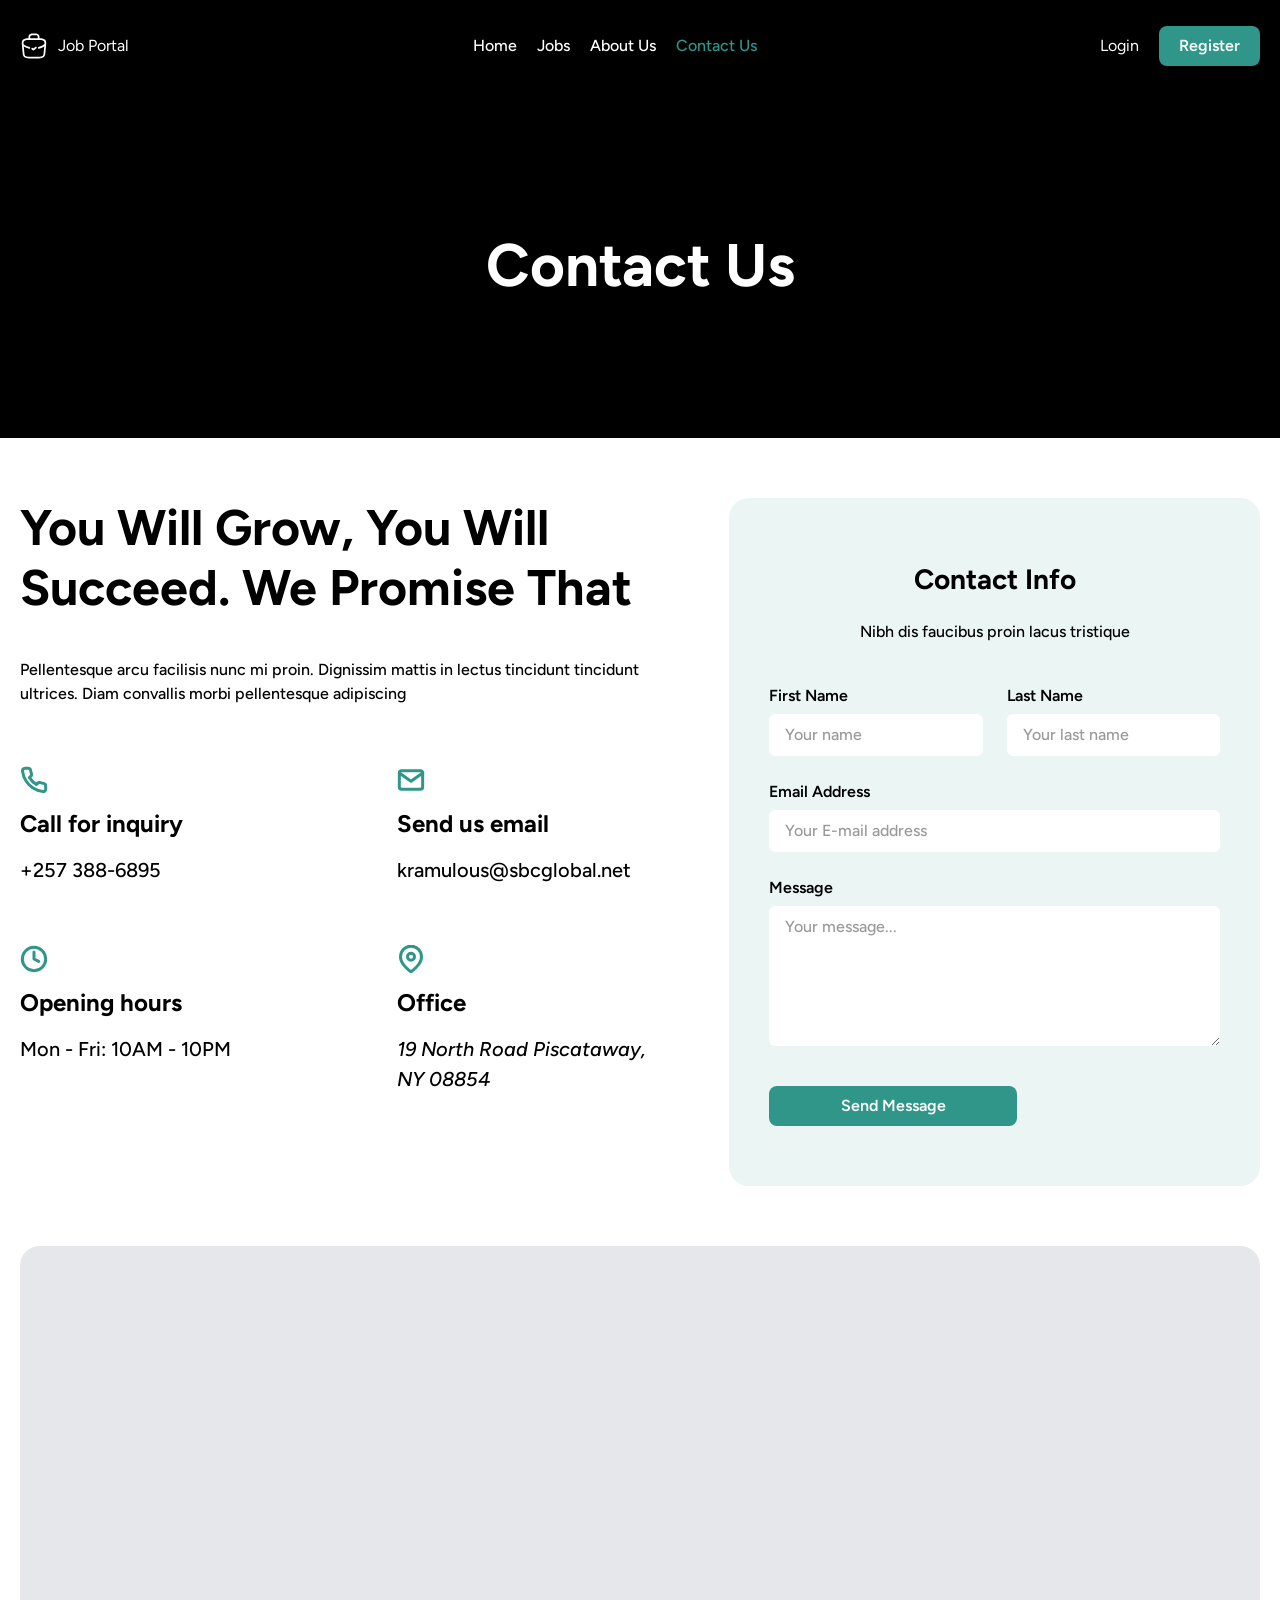
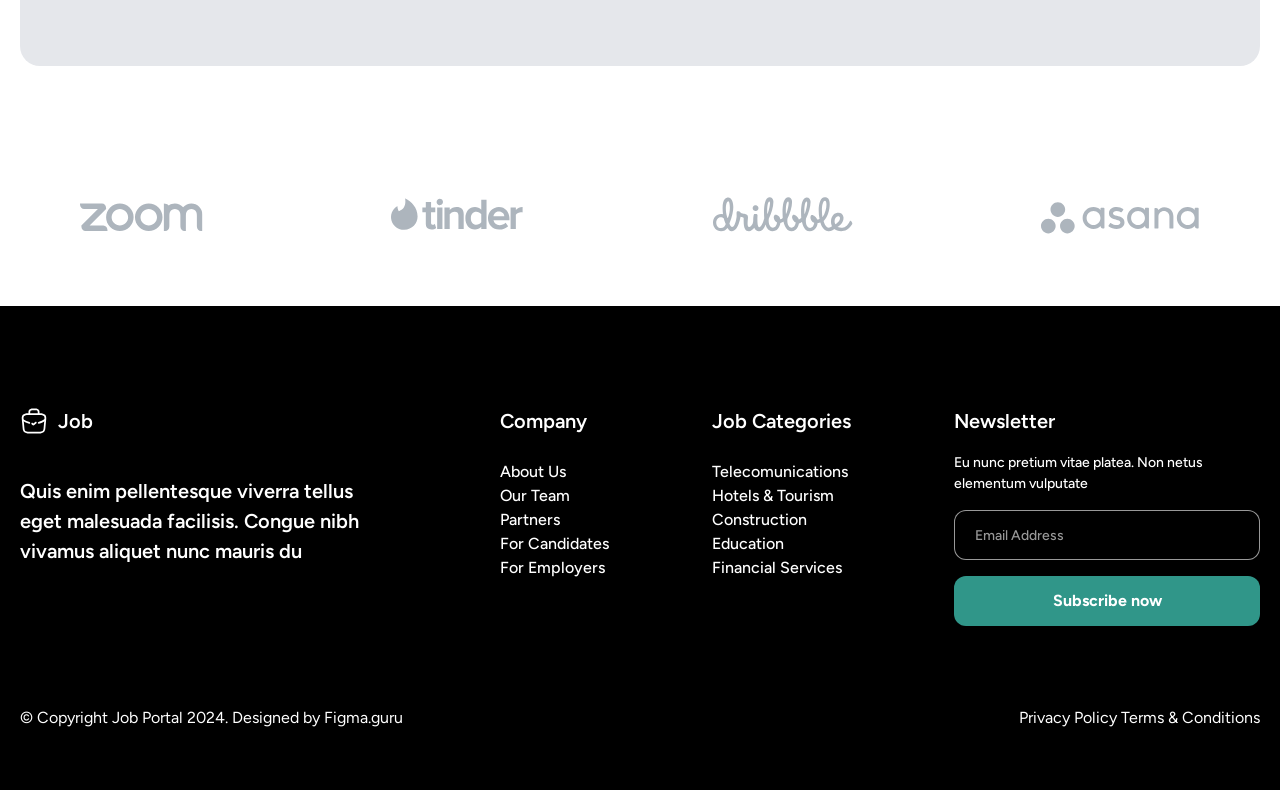
<file: contact-us.html>
<!doctype html>
<html lang="en">
  <head>
    <meta charset="UTF-8" />
    <meta name="viewport" content="width=device-width, initial-scale=1.0" />
    <title>Contact Us</title>
    <link rel="stylesheet" href="./css/reset.css" />
    <link rel="stylesheet" href="./css/base.css" />
    <link rel="stylesheet" href="./css/components.css" />
    <link rel="stylesheet" href="./css/layout.css" />
    <link rel="stylesheet" href="./css/style.css" />
    <link rel="preconnect" href="https://fonts.googleapis.com" />
    <link rel="preconnect" href="https://fonts.gstatic.com" crossorigin />
    <link
      href="https://fonts.googleapis.com/css2?family=Figtree:ital,wght@0,300..900;1,300..900&display=swap"
      rel="stylesheet"
    />
  </head>

  <body>
    <header class="header">
      <div class="container">
        <div class="header__wrapper">
          <a href="index.html" class="header__logo">
            <img src="images/sitelogo.svg" alt="" aria-hidden="true" />
            <span>Job Portal</span>
          </a>

          <button
            class="header__hamburger"
            type="button"
            aria-label="メニューを開く"
            aria-expanded="false"
          >
            <span class="header__hamburger-line"></span>
            <span class="header__hamburger-line"></span>
            <span class="header__hamburger-line"></span>
          </button>

          <nav class="header__nav">
            <ul class="header__list">
              <li class="header__item">
                <a href="index.html">Home</a>
              </li>
              <li class="header__item">
                <a href="jobs.html">Jobs</a>
              </li>
              <li class="header__item">
                <a href="about-us.html">About Us</a>
              </li>
              <li class="header__item is-active">
                <a href="contact-us.html">Contact Us</a>
              </li>
            </ul>
            <div class="header__actions header__actions--mobile">
              <a href="#">Login</a>
              <a class="button" href="#">Register</a>
            </div>
          </nav>

          <div class="header__actions header__actions--desktop">
            <a href="#">Login</a>
            <a class="button" href="#">Register</a>
          </div>
        </div>
      </div>
    </header>
    <main>
      <section class="page-hero">
        <div class="container">
          <div class="page-hero__inner">
            <h1 class="page-hero__title">Contact Us</h1>
          </div>
        </div>
      </section>
      <section class="contact">
        <div class="container">
          <div class="contact__wrapper">
            <div class="contact__info">
              <div class="contact__header">
                <h2 class="contact__title">
                  You Will Grow, You Will Succeed. We Promise That
                </h2>
                <p class="contact__desc">
                  Pellentesque arcu facilisis nunc mi proin. Dignissim mattis in
                  lectus tincidunt tincidunt ultrices. Diam convallis morbi
                  pellentesque adipiscing
                </p>
              </div>
              <div class="contact__content">
                <ul class="contact__list">
                  <li class="contact__item">
                    <img
                      class="contact__img"
                      src="images/phone-contact.svg"
                      alt=""
                    />
                    <h3 class="contact__heading">Call for inquiry</h3>
                    <a class="contact__value" href="tel:+2573886895"
                      >+257 388-6895</a
                    >
                  </li>
                  <li class="contact__item">
                    <img
                      class="contact__img"
                      src="images/email-contact.svg"
                      alt=""
                    />
                    <h3 class="contact__heading">Send us email</h3>
                    <a
                      class="contact__value"
                      href="mailto:kramulous@sbcglobal.net"
                      >kramulous@sbcglobal.net</a
                    >
                  </li>
                  <li class="contact__item">
                    <img
                      class="contact__img"
                      src="images/clock-contact.svg"
                      alt=""
                    />
                    <h3 class="contact__heading">Opening hours</h3>
                    <p class="contact__value">Mon - Fri: 10AM - 10PM</p>
                  </li>
                  <li class="contact__item">
                    <img
                      class="contact__img"
                      src="images/location-contact.svg"
                      alt=""
                    />
                    <h3 class="contact__heading">Office</h3>
                    <address class="contact__value">
                      19 North Road Piscataway, NY 08854
                    </address>
                  </li>
                </ul>
              </div>
            </div>
            <form class="contact-form">
              <header class="contact-form__header">
                <h2 class="contact-form__title">Contact Info</h2>

                <p class="contact-form__desc">
                  Nibh dis faucibus proin lacus tristique
                </p>
              </header>
              <div class="contact-form__body">
                <div class="contact-form__row">
                  <div class="contact-form__field">
                    <label class="contact-form__label" for="first-name">
                      First Name
                    </label>

                    <input
                      id="first-name"
                      class="contact-form__input"
                      type="text"
                      placeholder="Your name"
                    />
                  </div>
                  <div class="contact-form__field">
                    <label class="contact-form__label" for="last-name">
                      Last Name
                    </label>

                    <input
                      id="last-name"
                      class="contact-form__input"
                      type="text"
                      placeholder="Your last name"
                    />
                  </div>
                </div>
                <div class="contact-form__field">
                  <label class="contact-form__label" for="email">
                    Email Address
                  </label>

                  <input
                    id="email"
                    type="email"
                    class="contact-form__input"
                    placeholder="Your E-mail address"
                  />
                </div>
                <div class="contact-form__message">
                  <div class="contact-form__field">
                    <label class="contact-form__label" for="message">
                      Message
                    </label>
                    <textarea
                      id="message"
                      class="contact-form__textarea"
                      placeholder="Your message..."
                    ></textarea>
                  </div>

                  <button type="submit" class="button">Send Message</button>
                </div>
              </div>
            </form>
          </div>
        </div>
      </section>
      <section class="map">
        <div class="container">
          <div class="map__wrapper">
            <iframe
              class="map__frame"
              src="https://www.google.com/maps/embed?pb=!1m18!1m12!1m3!1d3031.0190213198725!2d-74.4636982!3d40.563257199999995!2m3!1f0!2f0!3f0!3m2!1i1024!2i768!4f13.1!3m3!1m2!1s0x89c3b88d66679145%3A0xa96299c470d7b826!2zMzAxIE4gUmFuZG9scGh2aWxsZSBSZCBBcHQgMTksIFBpc2NhdGF3YXksIE5KIDA4ODU0IOOCouODoeODquOCq-WQiOihhuWbvQ!5e0!3m2!1sen!2sus!4v1787105327005!5m2!1sen!2sus"
              title="Job Portal office location"
              loading="lazy"
              referrerpolicy="no-referrer-when-downgrade"
              allowfullscreen
            ></iframe>
          </div>
        </div>
      </section>
      <section class="contact-company">
        <div class="container">
          <ul class="contact-company__logos">
            <li class="contact-company__logo">
              <img src="images/zoom-contact.svg" alt="Zoom" />
            </li>
            <li class="contact-company__logo">
              <img src="images/tinder-contact.svg" alt="Tinder" />
            </li>
            <li class="contact-company__logo">
              <img src="images/dribbble-contact.svg" alt="Dribbble" />
            </li>
            <li class="contact-company__logo">
              <img src="images/asana-contact.svg" alt="Asana" />
            </li>
          </ul>
        </div>
      </section>
    </main>
    <footer class="footer">
      <div class="container">
        <div class="footer__wrapper">
          <div class="footer__top">
            <div class="footer__col footer__col--brand">
              <div class="footer__logo">
                <img src="images/sitelogo.svg" alt="" />
                <span class="footer__title">Job</span>
              </div>
              <p class="footer__desc">
                Quis enim pellentesque viverra tellus eget malesuada facilisis.
                Congue nibh vivamus aliquet nunc mauris du
              </p>
            </div>

            <div class="footer__col footer__col--company">
              <h3 class="footer__title">Company</h3>
              <ul class="footer__list">
                <li><a href="#" class="footer__link">About Us</a></li>
                <li><a href="#" class="footer__link">Our Team</a></li>
                <li><a href="#" class="footer__link">Partners</a></li>
                <li><a href="#" class="footer__link">For Candidates</a></li>
                <li><a href="#" class="footer__link">For Employers</a></li>
              </ul>
            </div>
            <div class="footer__col footer__col--category">
              <h3 class="footer__title">Job Categories</h3>
              <ul class="footer__list">
                <li><a href="#" class="footer__link">Telecomunications</a></li>
                <li><a href="#" class="footer__link">Hotels & Tourism</a></li>
                <li><a href="#" class="footer__link">Construction</a></li>
                <li><a href="#" class="footer__link">Education</a></li>
                <li><a href="#" class="footer__link">Financial Services</a></li>
              </ul>
            </div>
            <div class="footer__col footer__col--news">
              <h3 class="footer__title">Newsletter</h3>

              <p class="footer__news-desc">
                Eu nunc pretium vitae platea. Non netus elementum vulputate
              </p>
              <form class="footer__form">
                <input
                  class="footer__input"
                  id="newsletter-email"
                  type="email"
                  placeholder="Email Address"
                />
                <button type="submit" class="button footer__button">
                  Subscribe now
                </button>
              </form>
            </div>
          </div>

          <div class="footer__bottom">
            <p class="footer__copy">
              © Copyright Job Portal 2024. Designed by Figma.guru
            </p>
            <div class="footer__addition">
              <a href="#" class="footer__privacy">Privacy Policy</a>
              <a href="#" class="footer__terms">Terms & Conditions</a>
            </div>
          </div>
        </div>
      </div>
    </footer>
    <script src="./js/main.js"></script>
  </body>
</html>
</file>
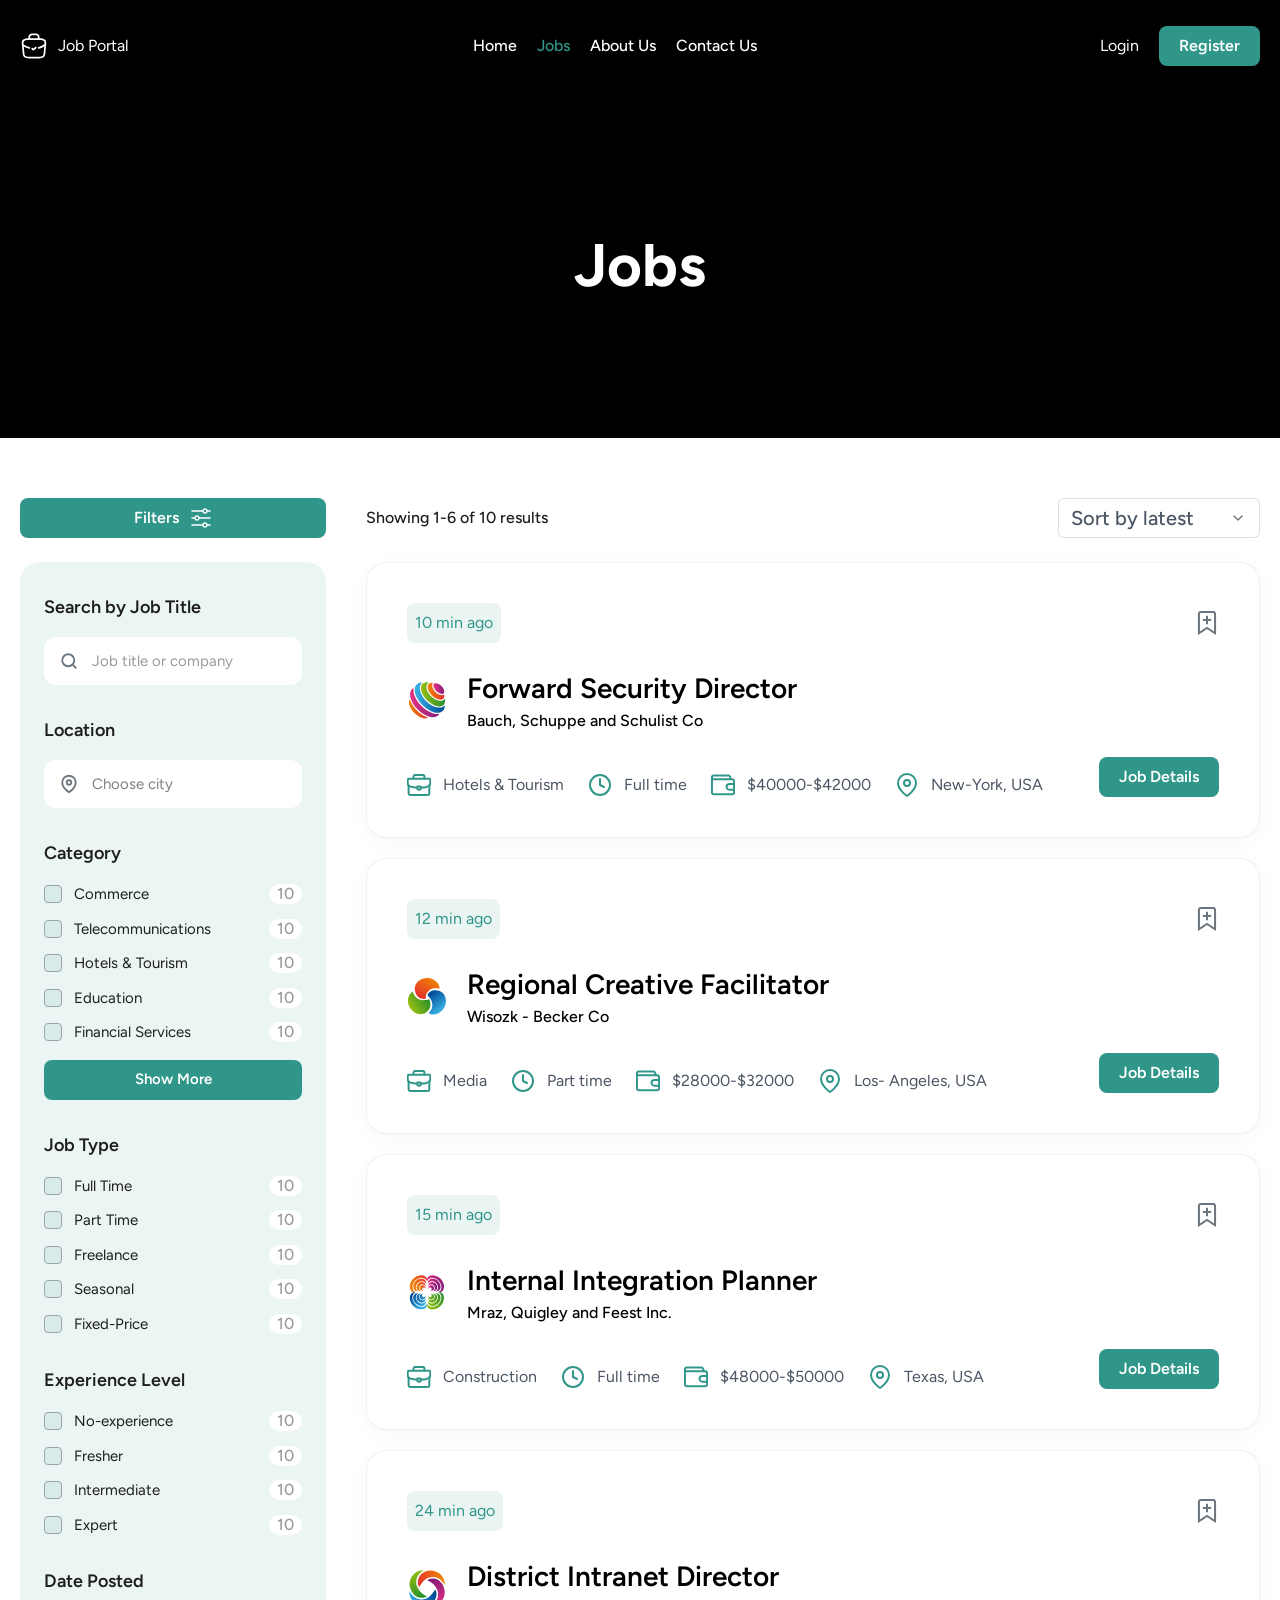
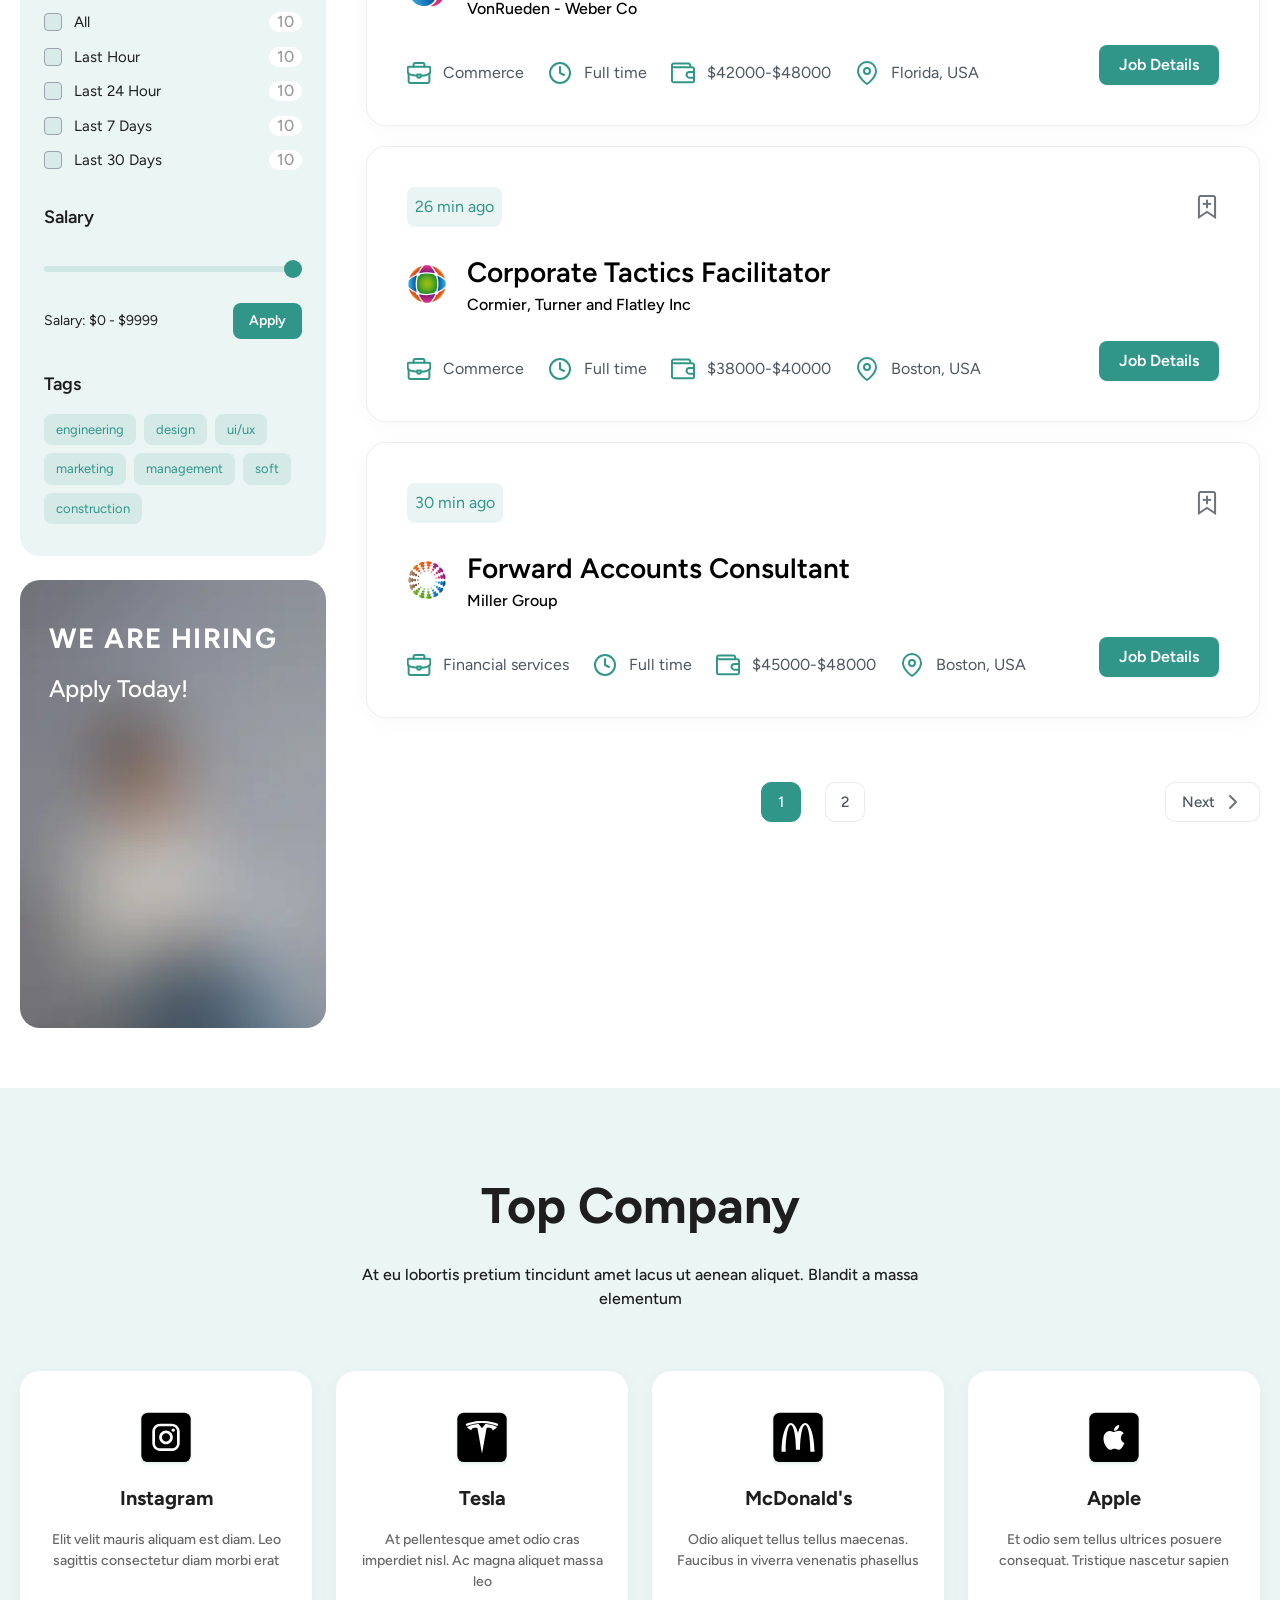
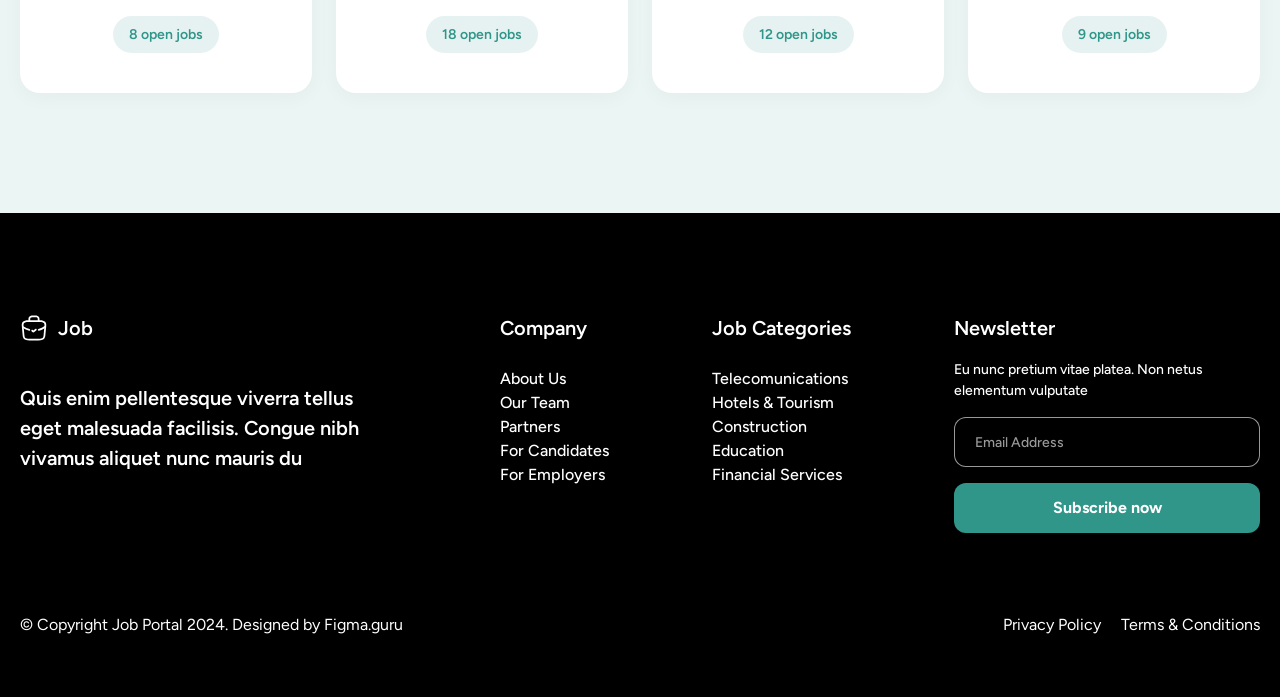
<file: jobs.html>
<!doctype html>
<html lang="en">
  <head>
    <meta charset="UTF-8" />
    <meta name="viewport" content="width=device-width, initial-scale=1.0" />
    <title>Jobs</title>
    <link rel="stylesheet" href="./css/reset.css" />
    <link rel="stylesheet" href="./css/base.css" />
    <link rel="stylesheet" href="./css/components.css" />
    <link rel="stylesheet" href="./css/layout.css" />
    <link rel="stylesheet" href="./css/style.css" />
    <link rel="preconnect" href="https://fonts.googleapis.com" />
    <link rel="preconnect" href="https://fonts.gstatic.com" crossorigin />
    <link
      href="https://fonts.googleapis.com/css2?family=Figtree:ital,wght@0,300..900;1,300..900&display=swap"
      rel="stylesheet"
    />
  </head>

  <body>
    <header class="header">
      <div class="container">
        <div class="header__wrapper">
          <a href="index.html" class="header__logo">
            <img src="images/sitelogo.svg" alt="" />
            <span>Job Portal</span>
          </a>

          <button
            class="header__hamburger"
            type="button"
            aria-label="メニューを開く"
            aria-expanded="false"
          >
            <span class="header__hamburger-line"></span>
            <span class="header__hamburger-line"></span>
            <span class="header__hamburger-line"></span>
          </button>

          <nav class="header__nav">
            <ul class="header__list">
              <li class="header__item">
                <a href="index.html">Home</a>
              </li>
              <li class="header__item is-active">
                <a href="jobs.html">Jobs</a>
              </li>
              <li class="header__item">
                <a href="about-us.html">About Us</a>
              </li>
              <li class="header__item">
                <a href="contact-us.html">Contact Us</a>
              </li>
            </ul>
            <div class="header__actions header__actions--mobile">
              <a href="#">Login</a>
              <a class="button" href="#">Register</a>
            </div>
          </nav>

          <div class="header__actions header__actions--desktop">
            <a href="#">Login</a>
            <a class="button" href="#">Register</a>
          </div>
        </div>
      </div>
    </header>

    <main>
      <section class="page-hero">
        <div class="container">
          <div class="page-hero__inner">
            <h1 class="page-hero__title">Jobs</h1>
          </div>
        </div>
      </section>

      <section class="page-jobs">
        <div class="container">
          <div class="jobs__wrapper">
            <aside class="jobs__sidebar">
              <button type="button" class="button job-filter__button">
                Filters
                <img src="images/job-filter.svg" alt="" />
              </button>
              <div class="job-filter">
                <!-- 検索 -->

                <div class="job-filter__group">
                  <h3 class="job-filter__title">Search by Job Title</h3>
                  <div class="job-filter__search">
                    <img src="images/search-gray.svg" alt="" />
                    <input
                      type="text"
                      placeholder="Job title or company"
                      class="job-filter__input"
                    />
                  </div>
                </div>

                <!-- Location -->
                <div class="job-filter__group">
                  <h3 class="job-filter__title">Location</h3>
                  <div class="job-filter__select-wrapper">
                    <img
                      src="images/location-gray.svg"
                      alt=""
                      class="job-filter__icon"
                    />
                    <select class="job-filter__select">
                      <option value="">Choose city</option>
                    </select>
                  </div>
                </div>

                <!-- Category -->
                <div class="job-filter__group">
                  <h3 class="job-filter__title">Category</h3>
                  <ul class="job-filter__list">
                    <li class="job-filter__item">
                      <label class="job-filter__label">
                        <input
                          type="checkbox"
                          name="category"
                          value="commerce"
                        />
                        <span class="job-filter__text">Commerce</span>
                        <span class="job-filter__count">10</span>
                      </label>
                    </li>
                    <li class="job-filter__item">
                      <label class="job-filter__label">
                        <input
                          type="checkbox"
                          name="category"
                          value="telecommunications"
                        />
                        <span class="job-filter__text">Telecommunications</span>
                        <span class="job-filter__count">10</span>
                      </label>
                    </li>
                    <li class="job-filter__item">
                      <label class="job-filter__label">
                        <input
                          type="checkbox"
                          name="category"
                          value="hotels-tourism"
                        />
                        <span class="job-filter__text">Hotels & Tourism</span>
                        <span class="job-filter__count">10</span>
                      </label>
                    </li>
                    <li class="job-filter__item">
                      <label class="job-filter__label">
                        <input
                          type="checkbox"
                          name="category"
                          value="education"
                        />
                        <span class="job-filter__text">Education</span>
                        <span class="job-filter__count">10</span>
                      </label>
                    </li>
                    <li class="job-filter__item">
                      <label class="job-filter__label">
                        <input
                          type="checkbox"
                          name="category"
                          value="financial-services"
                        />
                        <span class="job-filter__text">Financial Services</span>
                        <span class="job-filter__count">10</span>
                      </label>
                    </li>
                  </ul>
                  <button type="button" class="job-filter__more">
                    Show More
                  </button>
                </div>
                <!-- Job Type -->
                <div class="job-filter__group">
                  <h3 class="job-filter__title">Job Type</h3>
                  <ul class="job-filter__list">
                    <li class="job-filter__item">
                      <label class="job-filter__label">
                        <input
                          type="checkbox"
                          name="job-type"
                          value="full-time"
                        />
                        <span class="job-filter__text">Full Time</span>
                        <span class="job-filter__count">10</span>
                      </label>
                    </li>
                    <li class="job-filter__item">
                      <label class="job-filter__label">
                        <input
                          type="checkbox"
                          name="job-type"
                          value="part-time"
                        />
                        <span class="job-filter__text">Part Time</span>
                        <span class="job-filter__count">10</span>
                      </label>
                    </li>
                    <li class="job-filter__item">
                      <label class="job-filter__label">
                        <input
                          type="checkbox"
                          name="job-type"
                          value="freelance"
                        />
                        <span class="job-filter__text">Freelance</span>
                        <span class="job-filter__count">10</span>
                      </label>
                    </li>
                    <li class="job-filter__item">
                      <label class="job-filter__label">
                        <input
                          type="checkbox"
                          name="job-type"
                          value="seasonal"
                        />
                        <span class="job-filter__text">Seasonal</span>
                        <span class="job-filter__count">10</span>
                      </label>
                    </li>
                    <li class="job-filter__item">
                      <label class="job-filter__label">
                        <input
                          type="checkbox"
                          name="job-type"
                          value="fixed-price"
                        />
                        <span class="job-filter__text">Fixed-Price</span>
                        <span class="job-filter__count">10</span>
                      </label>
                    </li>
                  </ul>
                </div>
                <!-- Experience Level -->
                <div class="job-filter__group">
                  <h3 class="job-filter__title">Experience Level</h3>
                  <ul class="job-filter__list">
                    <li class="job-filter__item">
                      <label class="job-filter__label">
                        <input
                          type="checkbox"
                          name="experience"
                          value="no-experience"
                        />
                        <span class="job-filter__text">No-experience</span>
                        <span class="job-filter__count">10</span>
                      </label>
                    </li>
                    <li class="job-filter__item">
                      <label class="job-filter__label">
                        <input
                          type="checkbox"
                          name="experience"
                          value="fresher"
                        />
                        <span class="job-filter__text">Fresher</span>
                        <span class="job-filter__count">10</span>
                      </label>
                    </li>
                    <li class="job-filter__item">
                      <label class="job-filter__label">
                        <input
                          type="checkbox"
                          name="experience"
                          value="intermediate"
                        />
                        <span class="job-filter__text">Intermediate</span>
                        <span class="job-filter__count">10</span>
                      </label>
                    </li>
                    <li class="job-filter__item">
                      <label class="job-filter__label">
                        <input
                          type="checkbox"
                          name="experience"
                          value="expert"
                        />
                        <span class="job-filter__text">Expert</span>
                        <span class="job-filter__count">10</span>
                      </label>
                    </li>
                  </ul>
                </div>
                <!-- Date Posted -->
                <div class="job-filter__group">
                  <h3 class="job-filter__title">Date Posted</h3>
                  <ul class="job-filter__list">
                    <li class="job-filter__item">
                      <label class="job-filter__label">
                        <input type="checkbox" name="date-posted" value="all" />
                        <span class="job-filter__text">All</span>
                        <span class="job-filter__count">10</span>
                      </label>
                    </li>
                    <li class="job-filter__item">
                      <label class="job-filter__label">
                        <input
                          type="checkbox"
                          name="date-posted"
                          value="last-hour"
                        />
                        <span class="job-filter__text">Last Hour</span>
                        <span class="job-filter__count">10</span>
                      </label>
                    </li>
                    <li class="job-filter__item">
                      <label class="job-filter__label">
                        <input
                          type="checkbox"
                          name="date-posted"
                          value="last-24-hour"
                        />
                        <span class="job-filter__text">Last 24 Hour</span>
                        <span class="job-filter__count">10</span>
                      </label>
                    </li>
                    <li class="job-filter__item">
                      <label class="job-filter__label">
                        <input
                          type="checkbox"
                          name="date-posted"
                          value="last-7-days"
                        />
                        <span class="job-filter__text">Last 7 Days</span>
                        <span class="job-filter__count">10</span>
                      </label>
                    </li>
                    <li class="job-filter__item">
                      <label class="job-filter__label">
                        <input
                          type="checkbox"
                          name="date-posted"
                          value="last-30-days"
                        />
                        <span class="job-filter__text">Last 30 Days</span>
                        <span class="job-filter__count">10</span>
                      </label>
                    </li>
                  </ul>
                </div>
                <!-- Salary -->
                <div class="job-filter__group">
                  <h3 class="job-filter__title">Salary</h3>
                  <div class="job-filter__range-wrapper">
                    <input
                      type="range"
                      min="0"
                      max="9999"
                      value="9999"
                      class="job-filter__range"
                    />
                  </div>
                  <div class="job-filter__salary-info">
                    <span class="job-filter__salary-text"
                      >Salary: $0 - $9999</span
                    >
                    <button type="button" class="job-filter__apply">
                      Apply
                    </button>
                  </div>
                </div>
                <!-- Tags -->
                <div class="job-filter__group">
                  <h3 class="job-filter__title">Tags</h3>
                  <ul class="job-filter__tags">
                    <li class="badge">
                      <a href="#">engineering</a>
                    </li>
                    <li class="badge">
                      <a href="#">design</a>
                    </li>
                    <li class="badge">
                      <a href="#">ui/ux</a>
                    </li>
                    <li class="badge">
                      <a href="#">marketing</a>
                    </li>
                    <li class="badge">
                      <a href="#">management</a>
                    </li>
                    <li class="badge">
                      <a href="#">soft</a>
                    </li>
                    <li class="badge">
                      <a href="#">construction</a>
                    </li>
                  </ul>
                </div>
              </div>

              <div class="jobs__banner">
                <img
                  src="images/hiring-banner.webp"
                  alt=""
                  class="jobs__banner-img"
                />
                <div class="jobs__banner-content">
                  <p class="jobs__banner-title">WE ARE HIRING</p>
                  <p class="jobs__banner-text">Apply Today!</p>
                </div>
              </div>
            </aside>

            <div class="jobs__content">
              <div class="jobs__toolbar">
                <p class="jobs__result">Showing 1-6 of 10 results</p>
                <div class="jobs__sort-wrapper">
                  <select class="jobs__sort">
                    <option value="latest">Sort by latest</option>
                    <option value="oldest">Sort by oldest</option>
                    <option value="salary-high">Salary: High to Low</option>
                    <option value="salary-low">Salary: Low to High</option>
                  </select>
                  <img
                    class="jobs__sort-icon"
                    src="images/chevron-down.svg"
                    alt=""
                    aria-hidden="true"
                  />
                </div>
              </div>

              <ul class="page-jobs__list">
                <li class="jobs__item">
                  <article class="job-card">
                    <div class="job-card__top">
                      <div class="badge">
                        <span>10 min ago</span>
                      </div>
                      <button
                        class="job-card__favorite"
                        type="button"
                        aria-label="Add to favorites"
                      >
                        <img src="images/plus.svg" alt="" />
                      </button>
                    </div>

                    <div class="job-card__main">
                      <img src="images/jobs-1.svg" alt="" />
                      <div class="job-card__contents">
                        <p class="job-card__title">Forward Security Director</p>
                        <p class="job-card__subtitle">
                          Bauch, Schuppe and Schulist Co
                        </p>
                      </div>
                    </div>

                    <div class="job-card__bottom">
                      <ul class="job-card__meta">
                        <li class="job-card__meta-item">
                          <img src="images/bag.svg" alt="" />
                          <span>Hotels & Tourism</span>
                        </li>
                        <li class="job-card__meta-item">
                          <img src="images/clock-job-card.svg" alt="" />
                          <span>Full time</span>
                        </li>
                        <li class="job-card__meta-item">
                          <img src="images/wallet.svg" alt="" />
                          <span>$40000-$42000</span>
                        </li>
                        <li class="job-card__meta-item">
                          <img src="images/location.svg" alt="" />
                          <span>New-York, USA</span>
                        </li>
                      </ul>

                      <div class="job-card__details">
                        <a class="button" href="job-details.html"
                          >Job Details</a
                        >
                      </div>
                    </div>
                  </article>
                </li>
                <li class="jobs__item">
                  <article class="job-card">
                    <div class="job-card__top">
                      <div class="badge">
                        <span>12 min ago</span>
                      </div>
                      <button
                        class="job-card__favorite"
                        type="button"
                        aria-label="Add to favorites"
                      >
                        <img src="images/plus.svg" alt="" />
                      </button>
                    </div>

                    <div class="job-card__main">
                      <img src="images/jobs-2.svg" alt="" />
                      <div class="job-card__contents">
                        <p class="job-card__title">
                          Regional Creative Facilitator
                        </p>
                        <p class="job-card__subtitle">Wisozk - Becker Co</p>
                      </div>
                    </div>

                    <div class="job-card__bottom">
                      <ul class="job-card__meta">
                        <li class="job-card__meta-item">
                          <img src="images/bag.svg" alt="" />
                          <span>Media</span>
                        </li>
                        <li class="job-card__meta-item">
                          <img src="images/clock-job-card.svg" alt="" />
                          <span>Part time</span>
                        </li>
                        <li class="job-card__meta-item">
                          <img src="images/wallet.svg" alt="" />
                          <span>$28000-$32000</span>
                        </li>
                        <li class="job-card__meta-item">
                          <img src="images/location.svg" alt="" />
                          <span>Los- Angeles, USA</span>
                        </li>
                      </ul>

                      <div class="job-card__details">
                        <a class="button" href="job-details.html"
                          >Job Details</a
                        >
                      </div>
                    </div>
                  </article>
                </li>
                <li class="jobs__item">
                  <article class="job-card">
                    <div class="job-card__top">
                      <div class="badge">
                        <span>15 min ago</span>
                      </div>
                      <button
                        class="job-card__favorite"
                        type="button"
                        aria-label="Add to favorites"
                      >
                        <img src="images/plus.svg" alt="" />
                      </button>
                    </div>

                    <div class="job-card__main">
                      <img src="images/jobs-3.svg" alt="" />
                      <div class="job-card__contents">
                        <p class="job-card__title">
                          Internal Integration Planner
                        </p>
                        <p class="job-card__subtitle">
                          Mraz, Quigley and Feest Inc.
                        </p>
                      </div>
                    </div>

                    <div class="job-card__bottom">
                      <ul class="job-card__meta">
                        <li class="job-card__meta-item">
                          <img src="images/bag.svg" alt="" />
                          <span>Construction</span>
                        </li>
                        <li class="job-card__meta-item">
                          <img src="images/clock-job-card.svg" alt="" />
                          <span>Full time</span>
                        </li>
                        <li class="job-card__meta-item">
                          <img src="images/wallet.svg" alt="" />
                          <span>$48000-$50000</span>
                        </li>
                        <li class="job-card__meta-item">
                          <img src="images/location.svg" alt="" />
                          <span>Texas, USA</span>
                        </li>
                      </ul>

                      <div class="job-card__details">
                        <a class="button" href="job-details.html"
                          >Job Details</a
                        >
                      </div>
                    </div>
                  </article>
                </li>
                <li class="jobs__item">
                  <article class="job-card">
                    <div class="job-card__top">
                      <div class="badge">
                        <span>24 min ago</span>
                      </div>
                      <button
                        class="job-card__favorite"
                        type="button"
                        aria-label="Add to favorites"
                      >
                        <img src="images/plus.svg" alt="" />
                      </button>
                    </div>

                    <div class="job-card__main">
                      <img src="images/jobs-4.svg" alt="" />
                      <div class="job-card__contents">
                        <p class="job-card__title">
                          District Intranet Director
                        </p>
                        <p class="job-card__subtitle">VonRueden - Weber Co</p>
                      </div>
                    </div>

                    <div class="job-card__bottom">
                      <ul class="job-card__meta">
                        <li class="job-card__meta-item">
                          <img src="images/bag.svg" alt="" />
                          <span>Commerce</span>
                        </li>
                        <li class="job-card__meta-item">
                          <img src="images/clock-job-card.svg" alt="" />
                          <span>Full time</span>
                        </li>
                        <li class="job-card__meta-item">
                          <img src="images/wallet.svg" alt="" />
                          <span>$42000-$48000</span>
                        </li>
                        <li class="job-card__meta-item">
                          <img src="images/location.svg" alt="" />
                          <span>Florida, USA</span>
                        </li>
                      </ul>

                      <div class="job-card__details">
                        <a class="button" href="job-details.html"
                          >Job Details</a
                        >
                      </div>
                    </div>
                  </article>
                </li>
                <li class="jobs__item">
                  <article class="job-card">
                    <div class="job-card__top">
                      <div class="badge">
                        <span>26 min ago</span>
                      </div>
                      <button
                        class="job-card__favorite"
                        type="button"
                        aria-label="Add to favorites"
                      >
                        <img src="images/plus.svg" alt="" />
                      </button>
                    </div>

                    <div class="job-card__main">
                      <img src="images/jobs-5.svg" alt="" />
                      <div class="job-card__contents">
                        <p class="job-card__title">
                          Corporate Tactics Facilitator
                        </p>
                        <p class="job-card__subtitle">
                          Cormier, Turner and Flatley Inc
                        </p>
                      </div>
                    </div>

                    <div class="job-card__bottom">
                      <ul class="job-card__meta">
                        <li class="job-card__meta-item">
                          <img src="images/bag.svg" alt="" />
                          <span>Commerce</span>
                        </li>
                        <li class="job-card__meta-item">
                          <img src="images/clock-job-card.svg" alt="" />
                          <span>Full time</span>
                        </li>
                        <li class="job-card__meta-item">
                          <img src="images/wallet.svg" alt="" />
                          <span>$38000-$40000</span>
                        </li>
                        <li class="job-card__meta-item">
                          <img src="images/location.svg" alt="" />
                          <span>Boston, USA</span>
                        </li>
                      </ul>

                      <div class="job-card__details">
                        <a class="button" href="job-details.html"
                          >Job Details</a
                        >
                      </div>
                    </div>
                  </article>
                </li>
                <li class="jobs__item">
                  <article class="job-card">
                    <div class="job-card__top">
                      <div class="badge">
                        <span>30 min ago</span>
                      </div>
                      <button
                        class="job-card__favorite"
                        type="button"
                        aria-label="Add to favorites"
                      >
                        <img src="images/plus.svg" alt="" />
                      </button>
                    </div>

                    <div class="job-card__main">
                      <img src="images/jobs-6.svg" alt="" />
                      <div class="job-card__contents">
                        <p class="job-card__title">
                          Forward Accounts Consultant
                        </p>
                        <p class="job-card__subtitle">Miller Group</p>
                      </div>
                    </div>

                    <div class="job-card__bottom">
                      <ul class="job-card__meta">
                        <li class="job-card__meta-item">
                          <img src="images/bag.svg" alt="" />
                          <span>Financial services</span>
                        </li>
                        <li class="job-card__meta-item">
                          <img src="images/clock-job-card.svg" alt="" />
                          <span>Full time</span>
                        </li>
                        <li class="job-card__meta-item">
                          <img src="images/wallet.svg" alt="" />
                          <span>$45000-$48000</span>
                        </li>
                        <li class="job-card__meta-item">
                          <img src="images/location.svg" alt="" />
                          <span>Boston, USA</span>
                        </li>
                      </ul>

                      <div class="job-card__details">
                        <a class="button" href="job-details.html"
                          >Job Details</a
                        >
                      </div>
                    </div>
                  </article>
                </li>
              </ul>
              <nav class="jobs__pagination" aria-label="Jobs pagination">
                <ul class="jobs__pagination-list">
                  <li class="jobs__pagination-pages">
                    <a href="#" class="jobs__pagination-link is-active">1</a>
                    <a href="#" class="jobs__pagination-link">2</a>
                  </li>

                  <li class="jobs__pagination-next-item">
                    <a
                      href="#"
                      class="jobs__pagination-link jobs__pagination-next"
                    >
                      Next
                      <img
                        src="images/chevron-right.svg"
                        alt=""
                        aria-hidden="true"
                      />
                    </a>
                  </li>
                </ul>
              </nav>
            </div>
          </div>
        </div>
      </section>
      <section class="top-company">
        <div class="container">
          <div class="top-company__wrapper">
            <div class="top-company__heading">
              <h2 class="top-company__title">Top Company</h2>
              <p class="top-company__desc">
                At eu lobortis pretium tincidunt amet lacus ut aenean aliquet.
                Blandit a massa elementum
              </p>
            </div>

            <ul class="top-company__list">
              <li class="top-company__item">
                <a href="#" class="top-company__card">
                  <img
                    src="images/instagram.svg"
                    alt="Instagram"
                    class="top-company__logo"
                  />
                  <h3 class="top-company__name">Instagram</h3>
                  <p class="top-company__text">
                    Elit velit mauris aliquam est diam. Leo sagittis consectetur
                    diam morbi erat
                  </p>
                  <span class="top-company__jobs">8 open jobs</span>
                </a>
              </li>
              <li class="top-company__item">
                <a href="#" class="top-company__card">
                  <img
                    src="images/tesla.svg"
                    alt="Tesla"
                    class="top-company__logo"
                  />
                  <h3 class="top-company__name">Tesla</h3>
                  <p class="top-company__text">
                    At pellentesque amet odio cras imperdiet nisl. Ac magna
                    aliquet massa leo
                  </p>
                  <span class="top-company__jobs">18 open jobs</span>
                </a>
              </li>
              <li class="top-company__item">
                <a href="#" class="top-company__card">
                  <img
                    src="images/mcdonalds.svg"
                    alt="McDonald's"
                    class="top-company__logo"
                  />
                  <h3 class="top-company__name">McDonald's</h3>
                  <p class="top-company__text">
                    Odio aliquet tellus tellus maecenas. Faucibus in viverra
                    venenatis phasellus
                  </p>
                  <span class="top-company__jobs">12 open jobs</span>
                </a>
              </li>
              <li class="top-company__item">
                <a href="#" class="top-company__card">
                  <img
                    src="images/apple.svg"
                    alt="Apple"
                    class="top-company__logo"
                  />
                  <h3 class="top-company__name">Apple</h3>
                  <p class="top-company__text">
                    Et odio sem tellus ultrices posuere consequat. Tristique
                    nascetur sapien
                  </p>
                  <span class="top-company__jobs">9 open jobs</span>
                </a>
              </li>
            </ul>
          </div>
        </div>
      </section>
    </main>
    <footer class="footer">
      <div class="container">
        <div class="footer__wrapper">
          <div class="footer__top">
            <div class="footer__col footer__col--brand">
              <div class="footer__logo">
                <img src="images/sitelogo.svg" alt="" />
                <span class="footer__title">Job</span>
              </div>
              <p class="footer__desc">
                Quis enim pellentesque viverra tellus eget malesuada facilisis.
                Congue nibh vivamus aliquet nunc mauris du
              </p>
            </div>

            <div class="footer__col footer__col--company">
              <h3 class="footer__title">Company</h3>
              <ul class="footer__list">
                <li><a href="#" class="footer__link">About Us</a></li>
                <li><a href="#" class="footer__link">Our Team</a></li>
                <li><a href="#" class="footer__link">Partners</a></li>
                <li><a href="#" class="footer__link">For Candidates</a></li>
                <li><a href="#" class="footer__link">For Employers</a></li>
              </ul>
            </div>
            <div class="footer__col footer__col--category">
              <h3 class="footer__title">Job Categories</h3>
              <ul class="footer__list">
                <li><a href="#" class="footer__link">Telecomunications</a></li>
                <li><a href="#" class="footer__link">Hotels & Tourism</a></li>
                <li><a href="#" class="footer__link">Construction</a></li>
                <li><a href="#" class="footer__link">Education</a></li>
                <li><a href="#" class="footer__link">Financial Services</a></li>
              </ul>
            </div>
            <div class="footer__col footer__col--news">
              <h3 class="footer__title">Newsletter</h3>

              <p class="footer__news-desc">
                Eu nunc pretium vitae platea. Non netus elementum vulputate
              </p>
              <form class="footer__form">
                <input
                  class="footer__input"
                  id="newsletter-email"
                  type="email"
                  placeholder="Email Address"
                />
                <button type="submit" class="button footer__button">
                  Subscribe now
                </button>
              </form>
            </div>
          </div>

          <div class="footer__bottom">
            <div class="footer__addition footer__addition--mobile">
              <a href="#" class="footer__privacy">Privacy Policy</a>
              <a href="#" class="footer__terms">Terms & Conditions</a>
            </div>
            <p class="footer__copy">
              © Copyright Job Portal 2024. Designed by Figma.guru
            </p>
            <div class="footer__addition footer__addition--desktop">
              <a href="#" class="footer__privacy">Privacy Policy</a>
              <a href="#" class="footer__terms">Terms & Conditions</a>
            </div>
          </div>
        </div>
      </div>
    </footer>
    <script src="./js/main.js"></script>
  </body>
</html>
</file>
<file: css/base.css>
body {
  font-family: "Figtree", sans-serif;
  font-size: 1rem;
  line-height: 1.5;
  color: #000;
  background-color: #fff;
}
img {
  display: block;
  max-width: 100%;
  height: auto;
}
a {
  color: inherit;
  text-decoration: none;
}
button,
input,
textarea,
select {
  font: inherit;
}
button {
  cursor: pointer;
  border: none;
  background: none;
}
.container {
  width: 100%;
  max-width: 1300px;
  margin-inline: auto;
  padding-inline: 20px;
}
</file>
<file: css/components.css>
/* =========================
   Button
========================= */
.button {
  display: inline-flex;
  align-items: center;
  justify-content: center;
  gap: 10px;

  height: 40px;
  padding-inline: 20px;

  border-radius: 8px;
  background-color: #309689;

  font-size: 16px;
  font-weight: 600;
  color: #fff;

  transition: background-color 0.3s;
}
/* =========================
   Badge
========================= */
.badge {
  display: inline-flex;
  align-items: center;

  padding: 8px;
  border-radius: 8px;

  background-color: rgba(48, 150, 137, 0.1);
  color: #309689;

  font-size: 16px;
  font-weight: 400;
}
/* =========================
   Job Card
========================= */
.job-card {
  display: flex;
  flex-direction: column;
  gap: 24px;
  padding: 40px;

  background-color: #fff;
  border-radius: 20px;
}
.job-card__top {
  display: flex;
  justify-content: space-between;
  align-items: center;
}
.job-card__main {
  display: flex;
  gap: 20px;
}
.job-card__contents {
  display: flex;
  flex-direction: column;
}
.job-card__title {
  font-size: 28px;
  font-weight: 600;
  color: black;
}
.job-card__subtitle {
  font-size: 16px;
  font-weight: 500;
  color: black;
}
.job-card__bottom {
  display: flex;
  justify-content: space-between;
  align-items: flex-end;
}
.job-card__meta {
  display: flex;
  flex-wrap: wrap;
  gap: 40px 24px;
}
.job-card__meta-item {
  display: flex;
  align-items: center;
  gap: 12px;
  color: #4b5563;
}
.job-card__favorite {
  display: flex;
  align-items: center;
  justify-content: center;
  width: 24px;
  aspect-ratio: 1;
  cursor: pointer;
}
</file>
<file: css/layout.css>
/* =========================
   header（基本）
========================= */
.header {
  padding-block: 26px;
  background-color: #000;
  color: #fff;
  position: relative;
  z-index: 100;
}

.header__wrapper {
  display: flex;
  justify-content: space-between;
  align-items: center;
  gap: 20px;
}

.header__logo {
  display: flex;
  align-items: center;
  gap: 10px;
  z-index: 110;
}

.header__list {
  display: flex;
  align-items: center;
  gap: 20px;
}

.header__item a {
  color: #fff;
  font-weight: 500;
  transition: color 0.3s;
}

.header__item a:hover,
.header__item.is-active a {
  color: #309689;
}

.header__actions {
  display: flex;
  align-items: center;
  gap: 20px;
}

.header__actions a:not(.button) {
  color: #fff;
}

/* デスクトップ用 / モバイル用の切り替え */
.header__actions--mobile {
  display: none;
}

/* ハンバーガーボタン（デフォルト非表示） */
.header__hamburger {
  display: none;
  flex-direction: column;
  justify-content: space-between;
  width: 28px;
  height: 20px;
  background: transparent;
  border: none;
  cursor: pointer;
  padding: 0;
  z-index: 110;
}

.header__hamburger-line {
  display: block;
  width: 100%;
  height: 2px;
  background-color: #fff;
  border-radius: 2px;
  transition: all 0.3s ease;
}

/* =========================
   footer
========================= */
.footer {
  padding-block: 100px 60px;
  background-color: #000;
  color: #fff;
}
.footer__wrapper {
  display: flex;
  flex-direction: column;
  gap: 80px;
}
.footer__top {
  display: flex;
  justify-content: space-between;
  align-items: flex-start;
}
.footer__logo {
  display: flex;
  gap: 10px;
}
.footer__title {
  font-size: 20px;
  font-weight: 600;
  color: #fff;
}
.footer__desc {
  font-size: 20px;
  font-weight: 600;
  color: #fff;
}
.footer__col {
  display: flex;
  flex-direction: column;
}
.footer__col--brand {
  gap: 40px;
  width: 377px;
}
.footer__col--company {
  gap: 24px;
}
.footer__col--category {
  gap: 24px;
}
.footer__col--news {
  display: flex;
  flex-direction: column;
  gap: 16px;
  width: 306px;
}
.footer__link {
  font-size: 16px;
  font-weight: 500;
  color: #fff;
}
.footer__news-desc {
  font-size: 14px;
  font-weight: 500;
  color: #fff;
}
.footer__button {
  height: 50px;
  padding-inline: 40px;
  border-radius: 12px;
  font-weight: 700;
  color: #fff;
}
.footer__bottom {
  display: flex;
  justify-content: space-between;
}
.footer__addition--desktop {
  display: flex;
  gap: 20px;
}
.footer__addition--mobile{
  display: none;
}
.footer__form {
  display: flex;
  flex-direction: column;
  gap: 16px;
}
.footer__input {
  width: 306px;
  height: 50px;
  padding-inline: 20px;
  border: 1px solid rgba(255, 255, 255, 0.6);
  border-radius: 12px;
  background-color: #000;
  font-size: 14px;
  font-weight: 500;
  color: rgba(255, 255, 255, 0.6);
}
.footer__input::placeholder {
  color: rgba(255, 255, 255, 0.6);
}
</file>
<file: css/style.css>
/* =========================
   hero
========================= */
.hero {
  padding-block: 100px;
  background-color: black;
}
.hero__wrapper {
  display: flex;
  flex-direction: column;
  align-items: center;
}
.hero__header {
  display: flex;
  flex-direction: column;
  gap: 12px;
  margin-bottom: 40px;
  text-align: center;
}
.hero__title {
  font-size: 70px;
  font-weight: 700;
  line-height: 80px;
  color: #fff;
}
.hero__subtitle {
  font-size: 18px;
  font-weight: 500;
  color: #ffffff;
}
.hero__search {
  display: flex;
  height: 80px;
  margin-bottom: 80px;
  border-radius: 16px;
  background: #fff;
  gap: 20px;
}
.hero__search-icon {
  width: 16px;
  height: 16px;
}
.hero__fields {
  display: flex;
  align-items: center;
  padding-inline: 20px;
}
.hero__statistics {
  display: flex;
  gap: 60px;
}

.form__input,
.form__select {
  height: 100%;
  padding-inline: 20px;
  border: none;
  background: transparent;
}
.form__input {
  width: 195px;
}
.form__input::placeholder {
  color: rgba(0, 0, 0, 0.5);
}
.form__select {
  width: 180px;
  appearance: none;
  -webkit-appearance: none;
  -moz-appearance: none;
  color: rgba(0, 0, 0, 0.5);
}
.form__select-wrapper {
  position: relative;
  width: 180px;
}
.form__select-wrapper::before {
  content: "";
  position: absolute;
  left: 0;
  top: 50%;
  transform: translateY(-50%);
  width: 1px;
  height: 40px;
  background: rgba(199, 199, 199, 0.6);
}
.form__select-icon {
  position: absolute;
  width: 24px;
  height: 24px;
  right: 12px;
  top: 50%;
  transform: translateY(-50%);
  pointer-events: none;
}
.hero__button {
  width: 174px;
  height: 100%;
  border-top-left-radius: 0;
  border-bottom-left-radius: 0;
  display: flex;
  justify-content: center;
  align-items: center;
  gap: 10px;
}
.hero__stat {
  display: flex;
  align-items: center;
  gap: 12px;
}

.hero__stat img {
  width: 60px;
  height: 60px;
}

.hero__stat-content {
  display: flex;
  flex-direction: column;
}
.hero__stat-number {
  font-size: 20px;
  font-weight: 700;
  color: #ffffff;
}
.hero__stat-label {
  font-size: 16px;
  font-weight: 500;
  color: #ffffff;
}
/* =========================
   company-logos
========================= */
.company-logos {
  background-color: black;
  padding-block: 40px;
}

.company-logos__list {
  display: flex;
  justify-content: space-between;
}
/* =========================
   Jobs Section
========================= */
.jobs {
  padding-block: 60px;
}

.jobs__header {
  display: flex;
  align-items: flex-end;
  justify-content: space-between;
  padding-bottom: 60px;
}

.jobs__heading {
  display: flex;
  flex-direction: column;
  gap: 40px;
}

.jobs__header-title {
  font-size: 50px;
  font-weight: 700;
  color: #18191c;
}
.jobs__header-desc {
  font-size: 16px;
  font-weight: 500;
  color: #18191c;
}
.viewall-link {
  color: #309689;
  text-decoration: underline;
}
.viewall-link--desktop {
  font-size: 24px;
  font-weight: 600;
}
.viewall-link--mobile {
  display: none;
}
.jobs__list {
  display: flex;
  flex-direction: column;
  gap: 24px;
}

/* =========================
   Category Section
========================= */
.category {
  padding-top: 60px;
  padding-bottom: 120px;
  background-color: rgba(48, 150, 137, 0.1);
}

.category__header {
  display: flex;
  flex-direction: column;
  align-items: center;
  padding-bottom: 60px;
}

.category__header-title {
  font-size: 50px;
  font-weight: 700;
  color: #000;
  padding-bottom: 40px;
  line-height: 0.8;
}

.category__header-desc {
  font-size: 16px;
  font-weight: 400;
  color: #000;
}

.category__list {
  display: grid;
  grid-template-columns: repeat(3, 306px);
  justify-content: center;
  gap: 24px;
}

.category__link {
  display: flex;
  flex-direction: column;
  align-items: center;
  justify-content: center;
  gap: 30px;

  width: 306px;
  height: 280px;
  padding-block: 58px;
  border-radius: 20px;
  background-color: #fff;
  box-shadow: 0 3px 8px rgba(48, 150, 137, 0.05);
}

.category__icon {
  width: 40px;
  height: 40px;
}

.category__title {
  font-size: 24px;
  font-weight: 700;
  color: #000;
}

.category .badge {
  padding-inline: 12px;
}
/* =========================
   about
========================= */
.about {
  padding-top: 120px;
  padding-bottom: 60px;
}

.about__wrapper {
  display: flex;
  flex-direction: column;
  gap: 86px;
}

.about__content {
  display: flex;
  align-items: center;
  gap: 86px;
}

.about__body {
  display: flex;
  flex-direction: column;
  gap: 60px;
}

.about__text {
  display: flex;
  flex-direction: column;
  gap: 40px;
}

.about__title {
  font-size: 50px;
  font-weight: 700;
  color: #000;
}

.about__desc {
  width: 520px;
  font-size: 16px;
  font-weight: 500;
  color: #000000;
}

.about__actions {
  display: flex;
  align-items: center;
  gap: 24px;
}

.about__list {
  display: flex;
  justify-content: space-between;
  align-items: flex-end;
}

.about__item {
  display: flex;
  flex-direction: column;
  width: 306px;
}

.about__learn {
  display: inline-flex;
  align-items: center;

  font-size: 16px;
  font-weight: 600;
  color: #309689;
  text-decoration: underline;
}

.about__count {
  font-size: 40px;
  font-weight: 700;
  color: #309689;
}

.about__label {
  font-size: 24px;
  font-weight: 600;
  line-height: 1.8;
  color: #000000;
}

.about__info {
  font-size: 16px;
  font-weight: 500;
  color: #000000;
}
/* =========================
   banner
========================= */
.banner {
  padding-top: 60px;
  padding-bottom: 120px;
  background-color: #fff;
}

.banner__wrapper {
  display: flex;
  justify-content: space-between;
  align-items: center;
  border-radius: 20px;
}

.banner__left {
  display: flex;
  flex-direction: column;
  align-items: flex-start;
  gap: 60px;
}

.banner__text {
  display: flex;
  flex-direction: column;
  gap: 40px;
}

.banner__title {
  font-size: 50px;
  font-weight: 700;
  color: #000;
  line-height: 1.2;
}
.banner__desc {
  font-size: 16px;
  font-weight: 500;
  color: #000;
}
/* =========================
   Testimonial
========================= */
.testimonial {
  padding-block: 120px;
  background-color: #ebf5f4;
}
.testimonial__wrapper {
  display: flex;
  flex-direction: column;
  gap: 60px;
}
.testimonial__header {
  display: flex;
  flex-direction: column;
  align-items: center;
  gap: 40px;
}
.testimonial__title {
  font-size: 50px;
  font-weight: 600;
  color: #000;
  line-height: 1;
}
.testimonial__desc {
  font-size: 16px;
  font-weight: 500;
  color: #000;
}
.testimonial__list {
  display: grid;
  grid-template-columns: repeat(3, 1fr);
  gap: 24px;
}
.testimonial__item {
  display: flex;
  flex-direction: column;
  justify-content: space-between;
  background-color: #fff;
  width: 100%;
  height: 400px;
  padding: 40px;
  border-radius: 20px;
}
.testimonial__body {
  display: flex;
  flex-direction: column;
  gap: 40px;
}
.testimonial__rating {
  display: flex;
  align-items: flex-start;
  gap: 8px;
}
.testimonial__headline {
  font-size: 24px;
  font-weight: 600;
  color: #000;
  line-height: 1;
}
.testimonial__content {
  height: 94px;
  font-size: 16px;
  font-weight: 500;
  color: #000;
}
.testimonial__quote {
  width: 40px;
  height: 30px;
  margin-left: auto;
}
.testimonial__author {
  display: flex;
  gap: 16px;
}
.testimonial__info {
  display: flex;
  flex-direction: column;
  justify-content: center;
}
.testimonial__name {
  font-size: 16px;
  font-weight: 600;
  color: #000;
}
.testimonial__role {
  font-size: 16px;
  font-weight: 500;
  color: #000;
}
/* =========================
   blog
========================= */
.blog {
  padding-block: 60px;
}
.blog__wrapper {
  display: flex;
  flex-direction: column;
  gap: 60px;
}
.blog__header {
  display: flex;
  justify-content: space-between;
  align-items: flex-end;
}
.blog__title {
  font-size: 50px;
  font-weight: 600;
  color: #000;
}
.blog__intro {
  font-size: 16px;
  font-weight: 500;
  color: #000;
}
.blog__list {
  display: flex;
  gap: 24px;
}
.blog__item {
  width: 636px;
}
.blog__link {
  display: flex;
  flex-direction: column;
  gap: 24px;
}
.blog__heading {
  position: relative;
}
.blog__image {
  width: 100%;
  aspect-ratio: 636 / 400;
  object-fit: cover;
  border-radius: 20px;
}
.blog__genre {
  position: absolute;
  top: 18px;
  left: 29px;
  display: inline-flex;
  align-items: center;
  justify-content: center;
  padding: 8px 20px;
  border-radius: 12px;
  background-color: #309689;
  font-size: 16px;
  font-weight: 600;
  color: #fff;
  line-height: 1;
}
.blog__content {
  display: flex;
  flex-direction: column;
  gap: 32px;
}
.blog__date {
  font-size: 16px;
  font-weight: 600;
  color: #8b8b8b;
}
.blog__headline {
  font-size: 24px;
  font-weight: 600;
  color: #000;
  line-height: 1.3;
}
.blog__more {
  display: flex;
  align-items: center;
  gap: 12px;
}
.blog__read-more {
  font-size: 16px;
  font-weight: 600;
  color: #309689;
}
.blog__arrow {
  width: 20px;
}
/* =========================
   Page Hero (Jobsページ)
========================= */
.page-hero {
  background-color: #000;
  padding-block: 140px;
  text-align: center;
}

.page-hero__title {
  font-size: 60px;
  font-weight: 700;
  line-height: 1.1;
  color: #fff;
}
/* =========================
   Jobs Listing Page
========================= */
.page-jobs {
  padding-block: 60px;
}

/* Jobsページ専用（サイドバーがある場合だけ） */
.jobs__wrapper:has(.jobs__sidebar) {
  display: grid;
  grid-template-columns: 306px 1fr;
  gap: 40px;
  align-items: start;
}

/* ---------- Sidebar ---------- */
.jobs__sidebar {
  display: flex;
  flex-direction: column;
  gap: 24px;
}

.job-filter {
  background-color: #ebf5f4;
  border-radius: 20px;
  padding: 32px 24px;
  display: flex;
  flex-direction: column;
  gap: 32px;
}

.job-filter__group {
  display: flex;
  flex-direction: column;
  gap: 16px;
}

.job-filter__title {
  font-size: 18px;
  font-weight: 600;
  color: #1e1e1e;
}

/* Search */
.job-filter__search {
  position: relative;
  display: flex;
  align-items: center;
}

.job-filter__search img {
  position: absolute;
  left: 16px;
  width: 18px;
  height: 18px;
  pointer-events: none;
}

.job-filter__input {
  width: 100%;
  height: 48px;
  padding-inline: 48px 16px;
  border: none;
  border-radius: 12px;
  background-color: #fff;
  font-size: 15px;
  color: #1e1e1e;
}

.job-filter__input::placeholder {
  color: rgba(0, 0, 0, 0.4);
}

/* Select */
.job-filter__select-wrapper {
  position: relative;
  display: flex;
  align-items: center;
}

.job-filter__icon {
  position: absolute;
  left: 16px;
  width: 18px;
  height: 18px;
  pointer-events: none;
  z-index: 1;
}

.job-filter__select {
  width: 100%;
  height: 48px;
  padding-inline: 48px 40px;
  border: none;
  border-radius: 12px;
  background-color: #fff;
  appearance: none;
  -webkit-appearance: none;
  font-size: 15px;
  color: rgba(0, 0, 0, 0.5);
  cursor: pointer;
}

/* Checkbox list */
.job-filter__list {
  display: flex;
  flex-direction: column;
  gap: 12px;
}

.job-filter__label {
  display: flex;
  align-items: center;
  gap: 12px;
  cursor: pointer;
  font-size: 15px;
  color: #1e1e1e;
}

.job-filter__label input[type="checkbox"] {
  appearance: none;
  -webkit-appearance: none;
  width: 18px;
  height: 18px;
  border: 1px solid #9ca3af;
  border-radius: 4px;
  background-color: rgba(48, 150, 137, 0.1);
  cursor: pointer;
  position: relative;
  flex-shrink: 0;
  transition: all 0.2s;
}

/* チェックされたとき */
.job-filter__label input[type="checkbox"]:checked {
  background-color: #309689;
  border-color: #309689;
}

/* チェックマーク（白い✓） */
.job-filter__label input[type="checkbox"]:checked::after {
  content: "";
  position: absolute;
  left: 5px;
  top: 2px;
  width: 5px;
  height: 9px;
  border: solid #fff;
  border-width: 0 2px 2px 0;
  transform: rotate(45deg);
}

.job-filter__text {
  flex: 1;
}

.job-filter__count {
  display: flex;
  flex-direction: column;
  height: 20px;
  align-items: center;
  justify-content: center;
  padding: 4px 8px;
  border-radius: 12px;
  background-color: #fff;
  color: rgba(0, 0, 0, 0.4);
  font-size: 16px;
  font-weight: 500;
}

.job-filter__more {
  display: inline-flex;
  align-items: center;
  justify-content: center;
  height: 40px;
  padding-inline: 20px;
  border-radius: 8px;
  background-color: #309689;
  color: #fff;
  font-size: 15px;
  font-weight: 600;
  transition: background-color 0.3s;
}

.job-filter__more:hover {
  background-color: #267a6f;
}

/* Salary range */
.job-filter__range-wrapper {
  padding-block: 8px;
}

.job-filter__range {
  width: 100%;
  height: 6px;
  appearance: none;
  background: #d1e7e4;
  border-radius: 4px;
  outline: none;
}

.job-filter__range::-webkit-slider-thumb {
  appearance: none;
  width: 18px;
  height: 18px;
  border-radius: 50%;
  background: #309689;
  cursor: pointer;
}

.job-filter__salary-info {
  display: flex;
  align-items: center;
  justify-content: space-between;
  gap: 12px;
}

.job-filter__salary-text {
  font-size: 14px;
  color: #1e1e1e;
}

.job-filter__apply {
  height: 36px;
  padding-inline: 16px;
  border-radius: 8px;
  background-color: #309689;
  color: #fff;
  font-size: 14px;
  font-weight: 600;
}

/* Tags */
.job-filter__tags {
  display: flex;
  flex-wrap: wrap;
  gap: 8px;
}

.job-filter__tags .badge {
  padding: 6px 12px;
  font-size: 13px;
  background-color: rgba(48, 150, 137, 0.12);
}

.job-filter__tags .badge a {
  color: #309689;
}

/* Sidebar Banner */
.jobs__banner {
  position: relative;
  border-radius: 20px;
  overflow: hidden;
  min-height: 280px;
}

.jobs__banner-img {
  width: 100%;
  height: 100%;
  object-fit: cover;
  display: block;
}

.jobs__banner-content {
  position: absolute;
  inset: 0;
  display: flex;
  flex-direction: column;
  justify-content: flex-start;
  align-items: flex-start;
  padding: 37px 29px;
  color: #fff;
}

.jobs__banner-title {
  font-size: 28px;
  font-weight: 700;
  letter-spacing: 0.05em;
  margin: 0;
}

.jobs__banner-text {
  font-size: 24px;
  font-weight: 500;
  margin-top: 12px;
}

/* ---------- Content area ---------- */
.jobs__content {
  display: flex;
  flex-direction: column;
  gap: 24px;
}

.jobs__toolbar {
  display: flex;
  align-items: center;
  justify-content: space-between;
  gap: 20px;
}

.jobs__result {
  font-size: 16px;
  font-weight: 500;
  color: #1e1e1e;
}

.jobs__sort-wrapper {
  position: relative;
  display: inline-flex;
  align-items: center;
}

.jobs__sort {
  height: 40px;
  padding-inline: 12px 12px;
  border: 1.5px solid rgba(0, 0, 0, 0.12);
  border-radius: 6px;
  background-color: #fff;
  appearance: none;
  -webkit-appearance: none;
  font-size: 20px;
  font-weight: 500;
  color: #4b5563;
  cursor: pointer;
}

.jobs__sort-icon {
  position: absolute;
  right: 14px;
  top: 50%;
  transform: translateY(-50%);
  width: 16px;
  height: 16px;
  pointer-events: none; /* クリックをselectに通す */
}

/* Job cards on Jobs page */

.page-jobs__list {
  display: flex;
  flex-direction: column;
  gap: 20px;
}

.jobs__item .job-card {
  border: 1px solid rgba(0, 0, 0, 0.06);
  box-shadow: 0 4px 20px rgba(0, 0, 0, 0.03);
  transition: box-shadow 0.3s;
}

.jobs__item .job-card:hover {
  box-shadow: 0 8px 30px rgba(48, 150, 137, 0.12);
}

/* Pagination */
.jobs__pagination {
  position: relative;
  margin-top: 40px;
}

.jobs__pagination-list {
  display: flex;
  justify-content: center;
  align-items: center;
}

.jobs__pagination-pages {
  display: flex;
  gap: 24px;
}

.jobs__pagination-link {
  display: inline-flex;
  align-items: center;
  justify-content: center;
  min-width: 40px;
  height: 40px;
  padding-inline: 12px;
  border-radius: 10px;
  font-size: 15px;
  font-weight: 500;
  color: #4b5563;
  background-color: #fff;
  border: 1px solid rgba(0, 0, 0, 0.08);
  transition: all 0.3s;
}

.jobs__pagination-next-item {
  position: absolute;
  right: 0;
  top: 50%;
  transform: translateY(-50%);
}

.jobs__pagination-link:hover {
  border-color: #309689;
  color: #309689;
}

.jobs__pagination-link.is-active {
  background-color: #309689;
  border-color: #309689;
  color: #fff;
}

.jobs__pagination-next {
  display: inline-flex;
  align-items: center;
  gap: 6px;
  padding-inline: 16px 14px;
}

.jobs__pagination-next img {
  width: 24px;
  height: 24px;
}

/* =========================
   Top Company
========================= */
.top-company {
  padding-block: 80px 120px;
  background-color: #ebf5f4;
}

.top-company__wrapper {
  display: flex;
  flex-direction: column;
  gap: 60px;
}

.top-company__heading {
  text-align: center;
  display: flex;
  flex-direction: column;
  gap: 20px;
}

.top-company__title {
  font-size: 50px;
  font-weight: 700;
  color: #1e1e1e;
}

.top-company__desc {
  font-size: 16px;
  font-weight: 500;
  color: #1e1e1e;
  max-width: 600px;
  margin-inline: auto;
}

.top-company__list {
  display: grid;
  grid-template-columns: repeat(4, 1fr);
  gap: 24px;
}

.top-company__card {
  display: flex;
  flex-direction: column;
  align-items: center;
  text-align: center;
  gap: 16px;
  padding: 40px 24px;
  background-color: #fff;
  border-radius: 20px;
  box-shadow: 0 4px 20px rgba(0, 0, 0, 0.04);
  transition:
    transform 0.3s,
    box-shadow 0.3s;
  height: 100%;
}

.top-company__card:hover {
  transform: translateY(-4px);
  box-shadow: 0 12px 30px rgba(48, 150, 137, 0.12);
}

.top-company__logo {
  width: 56px;
  height: 56px;
  object-fit: contain;
}

.top-company__name {
  font-size: 20px;
  font-weight: 700;
  color: #1e1e1e;
}

.top-company__text {
  font-size: 14px;
  font-weight: 500;
  color: #666;
  line-height: 1.5;
  flex: 1;
}

.top-company__jobs {
  display: inline-flex;
  align-items: center;
  justify-content: center;
  margin-top: 8px;
  padding: 8px 16px;
  border-radius: 20px;
  background-color: rgba(48, 150, 137, 0.12);
  color: #309689;
  font-size: 14px;
  font-weight: 600;
}
/* =========================
   Job Details Page
========================= */
.job-details {
  padding-block: 60px 100px;
}

.job-details__wrapper {
  display: grid;
  grid-template-columns: 1fr 340px;
  gap: 40px;
  align-items: start;
}

/* ---------- Header (求人タイトル部分) ---------- */
.job-details__header {
  grid-column: 1 / -1; /* 全幅 */
  margin-bottom: 40px;
}

.job-details__header .jobs__item {
  background-color: #fff;
  border-radius: 20px;
  padding: 32px 40px;
}

.job-details__header .jobs__bottom {
  display: flex;
  justify-content: space-between;
  align-items: flex-end;
  gap: 24px;
  flex-wrap: wrap;
  margin-top: 24px;
}

.job-details__header .jobs__details .button {
  min-width: 160px;
}

/* ---------- Content (左カラム) ---------- */
.job-details__content {
  display: flex;
  flex-direction: column;
  gap: 60px;
}

.job-details__body {
  display: flex;
  flex-direction: column;
  gap: 40px;
}

.job-details__group {
  display: flex;
  flex-direction: column;
  gap: 40px;
}

.job-details__title {
  font-size: 24px;
  font-weight: 600;
  color: #000;
}

.job-details__group p {
  font-size: 16px;
  font-weight: 500;
  line-height: 1.7;
  color: #000;
}

/* リスト（Key Responsibilities / Professional Skills） */
.job-details__list {
  display: flex;
  flex-direction: column;
  gap: 16px;
}

.job-details__item {
  display: flex;
  align-items: flex-start;
  gap: 12px;
}

.job-details__item img {
  width: 20px;
  height: 20px;
  flex-shrink: 0;
  margin-top: 3px;
}

.job-details__description {
  font-size: 16px;
  font-weight: 500;
  line-height: 1.6;
  color: #4b5563;
}

/* Tags */
.job-tag__list {
  display: flex;
  flex-wrap: wrap;
  gap: 24px;
}

.job-tag__list .badge {
  padding: 8px 12px;
  border-radius: 12px;
  font-weight: 500;
}

/* Share */
.job-share__list {
  display: flex;
  align-items: center;
  gap: 12px;
}

.job-share__link {
  display: flex;
  align-items: center;
  justify-content: center;
  width: 36px;
  height: 36px;
  border-radius: 8px;
  transition: opacity 0.3s;
}

.job-share__link:hover {
  opacity: 0.7;
}

.job-share__link img {
  width: 20px;
  height: 20px;
}

/* ---------- Sidebar (右カラム) ---------- */
.job-details__sidebar {
  display: flex;
  flex-direction: column;
  gap: 40px;
  top: 60px;
}

/* Job Overview */
.job-overview {
  background-color: #ebf5f4;
  border-radius: 20px;
  padding: 28px 20px;
  display: flex;
  flex-direction: column;
  gap: 32px;
}

.job-overview__title {
  font-size: 18px;
  font-weight: 700;
  color: #000;
}

.job-overview__list {
  display: flex;
  flex-direction: column;
  gap: 28px;
}

.job-overview__item {
  display: flex;
  align-items: flex-start;
  gap: 20px;
}

.job-overview__icon {
  width: 24px;
  height: 24px;
  flex-shrink: 0;
}

.job-overview__content {
  display: flex;
  flex-direction: column;
  gap: 12px;
}

.job-overview__label {
  font-size: 16px;
  font-weight: 500;
  color: #000;
  line-height: 1;
}

.job-overview__value {
  font-size: 16px;
  font-weight: 500;
  color: #4b5563;
  line-height: 1;
}

/* Map */
.job-overview-map__wrapper {
  border-radius: 12px;
  overflow: hidden;
  aspect-ratio: 16 / 10;
  background-color: #e5e7eb;
}

.job-overview-map__frame {
  width: 100%;
  height: 100%;
  border: none;
  display: block;
}

/* Send Us Message */
.job-message {
  background-color: #ebf5f4;
  border-radius: 20px;
  padding: 40px 20px;
  display: flex;
  flex-direction: column;
  gap: 24px;
}

.job-message__title {
  font-size: 20px;
  font-weight: 600;
  color: #000;
}

.job-message__form {
  display: flex;
  flex-direction: column;
  gap: 24px;
}

.job-message__field {
  position: relative;
  display: flex;
  align-items: center;
}

.job-message__icon {
  position: absolute;
  left: 12px;
  width: 20px;
  height: 20px;
  pointer-events: none;
  opacity: 0.5;
}

.job-message__input,
.job-message__textarea {
  width: 100%;
  padding: 14px 16px 14px 48px;
  border: 1px solid rgba(0, 0, 0, 0.08);
  border-radius: 12px;
  background-color: #fff;
  font-size: 15px;
  color: #1e1e1e;
  outline: none;
  transition: border-color 0.3s;
}

.job-message__input:focus,
.job-message__textarea:focus {
  border-color: #309689;
}

.job-message__field--textarea {
  align-items: flex-start;
}

.job-message__field--textarea .job-message__icon {
  top: 18px;
}

.job-message__textarea {
  min-height: 120px;
  resize: vertical;
  padding-top: 16px;
}

.job-message__button {
  width: fit-content;
  align-self: flex-start;
}

/* ---------- Related Jobs ---------- */
.related-jobs {
  padding-block: 60px;
  display: flex;
  flex-direction: column;
  gap: 40px;
}

.related-jobs__header {
  display: flex;
  flex-direction: column;
  gap: 40px;
}

.related-jobs__title {
  font-size: 50px;
  font-weight: 600;
  color: #000;
}

.related-jobs__desc {
  font-size: 16px;
  font-weight: 500;
  color: #000;
}

.related-jobs__body .jobs__list {
  display: flex;
  flex-direction: column;
  gap: 20px;
}

/* =========================
   About Intro
========================= */
.about-intro {
  padding-block: 60px;
  display: flex;
  flex-direction: column;
  gap: 40px;
}

.about-intro__header {
  padding-block: 40px;
  display: grid;
  grid-template-columns: 1fr 1fr;
  gap: 40px;
}

.about-intro__title {
  font-size: 40px;
  font-weight: 600;
  color: #000;
}

.about-intro__desc {
  font-size: 16px;
  font-weight: 500;
  color: #4b5563;
}

.about-intro__img {
  width: 100%;
  border-radius: 20px;
}

/* =========================
   How it works
========================= */
.how-it-works {
  padding-block: 60px 120px;
}

.how-it-works__wrapper {
  display: flex;
  flex-direction: column;
  gap: 60px;
}

.how-it-works__header {
  text-align: center;
  display: flex;
  flex-direction: column;
  gap: 40px;
}

.how-it-works__title {
  font-size: 50px;
  font-weight: 700;
  line-height: 1;
  color: #000;
}

.how-it-works__desc {
  font-size: 16px;
  font-weight: 500;
  line-height: 1.5;
  color: #4b5563;
  max-width: 646px;
  margin-inline: auto;
}

.how-it-works__list {
  display: grid;
  grid-template-columns: repeat(4, 1fr);
  gap: 24px;
}

.how-it-works__item {
  width: 100%;
  height: 280px;
  display: flex;
  flex-direction: column;
  align-items: center;
  text-align: center;
  justify-content: center;
  gap: 24px;
  background-color: #fff;
  border-radius: 20px;
  border: 1px solid rgba(0, 0, 0, 0.06);
}

.how-it-works__logo {
  width: 40px;
  height: 40px;
}

.how-it-works__content {
  display: flex;
  flex-direction: column;
  gap: 20px;
}

.how-it-works__label {
  font-size: 20px;
  font-weight: 700;
  color: #000;
}

.how-it-works__value {
  width: 240px;
  font-size: 16px;
  font-weight: 500;
  color: #6b7280;
}

/* =========================
   About Video
========================= */
.about-video__wrapper {
  position: relative;
  overflow: hidden;
  border-radius: 20px;
}

.about-video__visual {
  position: relative;
}

.about-video__bg {
  width: 100%;
}

.about-video__overlay {
  position: absolute;
  inset: 0;
  display: flex;
  flex-direction: column;
  justify-content: center;
  align-items: center;
  gap: 60px;
}

.about-video__icon {
  width: 80px;
  height: 80px;
  cursor: pointer;
}

.about-video__title {
  width: 500px;
  font-size: 48px;
  font-weight: 700;
  line-height: 1.2;
  color: #fff;
  text-align: center;
}

.about-video__body {
  position: absolute;
  left: 0;
  right: 0;
  bottom: 0;

  background-color: rgba(0, 0, 0, 0.9);
  padding: 45px 70px;
}

.about-video__list {
  display: grid;
  grid-template-columns: repeat(3, 1fr);
  gap: 70px;
}

.about-video__item {
  display: flex;
  align-items: flex-start;
  gap: 16px;
}

.about-video__count {
  width: 40px;
  height: 40px;
  flex-shrink: 0;
}

.about-video__content {
  display: flex;
  flex-direction: column;
  gap: 12px;
}

.about-video__subtitle {
  width: 280px;
  font-size: 20px;
  font-weight: 600;
  color: #fff;
}

.about-video__more {
  font-size: 16px;
  font-weight: 600;
  color: #309689;
  cursor: pointer;
}

/* =========================
   FAQ
========================= */
.faq {
  padding-block: 120px 60px;
}

.faq__wrapper {
  display: flex;
  flex-direction: column;
  gap: 60px;
}

.faq__header {
  text-align: center;
  display: flex;
  flex-direction: column;
  align-items: center;
  gap: 40px;
}

.faq__title {
  font-size: 50px;
  font-weight: 700;
  line-height: 1.2;
  color: #000;
}

.faq__desc {
  font-size: 16px;
  font-weight: 500;
  color: #000;
}

.faq__list {
  display: flex;
  flex-direction: column;
  width: 100%;
}

.faq__item {
  display: flex;
  align-items: flex-start;
  gap: 20px;
  padding: 40px;
  border-radius: 20px;
  border-bottom: 1px solid #d9e6e4;
  transition: background-color 0.3s;
}

.faq__item.is-active {
  background-color: #ebf5f4;
  border-top: 1px solid #d9e6e4;
}

.faq__count {
  width: 36px;
  height: 36px;
  flex-shrink: 0;
}

.faq__content {
  flex: 1;
  display: flex;
  flex-direction: column;
  gap: 12px;
}

.faq__question {
  font-size: 24px;
  font-weight: 600;
  color: #000;
}

.faq__answer {
  font-size: 16px;
  font-weight: 500;
  color: #4b5563;
}

.faq__toggle {
  width: 40px;
  height: 40px;
  cursor: pointer;
}

/* =========================
   About Best
========================= */
.about-best {
  padding-block: 60px;
}

.about-best__wrapper {
  display: grid;
  grid-template-columns: 1fr 1fr;
  gap: 64px;
  align-items: center;
}

.about-best__images {
  display: grid;
  grid-template-columns: 1fr 1fr;
  gap: 24px;
}

.about-best__left .about-best__left-image img {
  width: 100%;
  height: 560px;
  object-fit: cover;
  border-radius: 20px;
}

.about-best__right {
  display: flex;
  flex-direction: column;
  gap: 24px;
}

.about-best__right .about-best__right-image img {
  width: 100%;
  object-fit: cover;
  border-radius: 20px;
}

.about-best__right-image:first-child img {
  height: 338px;
}
.about-best__right-image:last-child img {
  height: 200px;
}

.about-best__content {
  display: flex;
  flex-direction: column;
  gap: 40px;
}

.about-best__header {
  display: flex;
  flex-direction: column;
  gap: 60px;
}

.about-best__title {
  font-size: 50px;
  font-weight: 700;
  line-height: 1.2;
  color: #000;
}

.about-best__desc {
  width: 600px;
  font-size: 16px;
  font-weight: 500;
  color: #4b5563;
}

.about-best__list {
  display: grid;
  grid-template-columns: 1fr 1fr;
  gap: 40px;
}

.about-best__item {
  display: flex;
  align-items: center;
  gap: 16px;
}

.about-best__icon {
  width: 40px;
  height: 40px;
}

.about-best__label {
  font-size: 20px;
  font-weight: 600;
  color: #000;
}
/* =========================
   about-blog
========================= */
.about-blog__header {
  display: flex;
  flex-direction: column;
  align-items: center;
}
/* =========================
   Contact Us Page
========================= */

/* ---------- Contact Section ---------- */
.contact {
  padding-block: 60px;
}

.contact__wrapper {
  display: grid;
  grid-template-columns: 1.1fr 0.9fr;
  gap: 60px;
  align-items: start;
}

/* Left: Info */
.contact__info {
  display: flex;
  flex-direction: column;
  gap: 60px;
}

.contact__header {
  display: flex;
  flex-direction: column;
  gap: 40px;
}

.contact__title {
  font-size: 50px;
  font-weight: 700;
  line-height: 1.2;
  color: #000;
}

.contact__desc {
  font-size: 16px;
  font-weight: 500;
  color: #000;
  max-width: 620px;
}

.contact__list {
  display: grid;
  grid-template-columns: minmax(0, 1fr) minmax(0, 1fr);
  gap: 60px 104px;
}

.contact__item {
  display: flex;
  flex-direction: column;
  gap: 16px;
}

.contact__img {
  width: 28px;
  height: 28px;
}

.contact__heading {
  font-size: 24px;
  font-weight: 700;
  color: #000;
  line-height: 1.2;
}

.contact__value {
  font-size: 20px;
  font-weight: 500;
  color: #000;
  overflow-wrap: anywhere;
}

a.contact__value:hover {
  color: #309689;
}

/* Right: Form */
.contact-form {
  display: flex;
  flex-direction: column;
  gap: 40px;
  padding: 60px 40px;
  background-color: #ebf5f4;
  border-radius: 20px;
}

.contact-form__header {
  text-align: center;
  display: flex;
  flex-direction: column;
  gap: 20px;
}

.contact-form__title {
  font-size: 28px;
  font-weight: 700;
  color: #000;
}

.contact-form__desc {
  font-size: 16px;
  font-weight: 500;
  color: #000;
}

.contact-form__body {
  display: flex;
  flex-direction: column;
  gap: 24px;
}

.contact-form__message {
  display: flex;
  flex-direction: column;
  gap: 40px;
}

.contact-form__row {
  display: grid;
  grid-template-columns: 1fr 1fr;
  gap: 24px;
}

.contact-form__field {
  display: flex;
  flex-direction: column;
  gap: 6px;
}

.contact-form__label {
  font-size: 16px;
  font-weight: 600;
  color: #000;
}

.contact-form__input,
.contact-form__textarea {
  width: 100%;
  padding: 9px 16px;
  border: none;
  border-radius: 6px;
  background-color: #fff;
  font-size: 16px;
  font-weight: 500;
  color: #000;
  outline: none;
  transition: border-color 0.3s;
}

.contact-form__input::placeholder,
.contact-form__textarea::placeholder {
  color: rgba(0, 0, 0, 0.4);
}

.contact-form__input:focus,
.contact-form__textarea:focus {
  border-color: #309689;
}

.contact-form__textarea {
  min-height: 140px;
  resize: vertical;
}

.contact-form .button {
  width: 248px;
  height: 40px;
  border-radius: 8px;
  font-size: 16px;
  font-weight: 600;
}

/* ---------- Map Section ---------- */
.map {
  padding-bottom: 60px;
}

.map__wrapper {
  border-radius: 20px;
  overflow: hidden;
  background-color: #e5e7eb;
}

.map__frame {
  width: 100%;
  min-height: 420px;
  border: none;
  display: block;
}

/* ---------- Company Logos (Contact page) ---------- */
.contact-company {
  padding-block: 60px;
}

.contact-company__logos {
  display: flex;
  align-items: center;
  justify-content: space-between;
  padding-inline: 60px;
  flex-wrap: wrap;
}

.contact-company__logo {
  transition: opacity 0.3s;
}

.contact-company__logo:hover {
  opacity: 0.85;
}

.contact-company__logo img {
  height: 60px;
  width: auto;
}

/* =========================
   Responsive
========================= */
@media (max-width: 768px) {
  .header {
    padding-block: 16px;
  }

  .header__hamburger {
    display: flex;
  }

  .header__actions--desktop {
    display: none;
  }

  .header__nav {
    position: fixed;
    top: 0;
    right: 0;
    width: min(320px, 85vw);
    height: 100vh;
    background-color: #000;
    padding: 80px 32px 40px;
    transform: translateX(100%);
    transition: transform 0.3s ease;
    z-index: 100;
    overflow-y: auto;
  }

  .header__nav.is-open {
    transform: translateX(0);
  }

  .header__list {
    flex-direction: column;
    align-items: flex-start;
    gap: 24px;
  }

  .header__item a {
    font-size: 18px;
  }

  .header__actions--mobile {
    display: flex;
    flex-direction: column;
    align-items: flex-start;
    gap: 16px;
    margin-top: 40px;
    padding-top: 24px;
    border-top: 1px solid rgba(255, 255, 255, 0.2);
  }

  .header__actions--mobile a {
    color: #fff;
    font-size: 18px;
    font-weight: 500;
    transition: color 0.3s;
  }

  .header__actions--mobile a:hover {
    color: #309689;
  }

  .header__actions--mobile .button {
    background-color: transparent;
    color: #fff;
    padding: 0;
    border: none;
    border-radius: 0;
    height: auto;
    font-weight: 500;
  }

  .header__actions--mobile .button:hover {
    color: #309689;
  }

  .header__hamburger.is-active .header__hamburger-line:nth-child(1) {
    transform: translateY(9px) rotate(45deg);
  }
  .header__hamburger.is-active .header__hamburger-line:nth-child(2) {
    opacity: 0;
  }
  .header__hamburger.is-active .header__hamburger-line:nth-child(3) {
    transform: translateY(-9px) rotate(-45deg);
  }

  .header__overlay {
    position: fixed;
    inset: 0;
    background-color: rgba(0, 0, 0, 0.5);
    opacity: 0;
    visibility: hidden;
    transition: all 0.3s ease;
    z-index: 90;
  }

  .header__overlay.is-active {
    opacity: 1;
    visibility: visible;
  }
  /* 共通 */
  .container {
    padding-inline: 16px;
  }

  /* Header */
  .header {
    padding-block: 20px;
  }

  /* Hero */

  .hero__title {
    font-size: 32px;
    line-height: 1.25;
  }

  .hero__subtitle {
    font-size: 18px;
  }

  .hero__header {
    gap: 12px;
    margin-bottom: 40px;
  }

  .hero__search {
    margin-bottom: 80px;
    flex-direction: column;
    width: 100%;
    height: auto;
    padding: 40px 20px;
    gap: 40px;
  }

  .hero__fields {
    flex-direction: column;
    width: 100%;
    gap: 20px;
    padding-inline: 0;
  }

  .form__input,
  .form__select-wrapper,
  .form__select {
    width: 100%;
    justify-content: space-between;
  }

  .form__input,
  .form__select-wrapper {
    width: 100%;
    border-bottom: 1px solid rgba(0, 0, 0, 0.5);
    padding-bottom: 8px;
  }

  .form__select-wrapper::before {
    display: none;
  }

  .hero__button {
    width: 100%;
    height: 50px;
    border-radius: 8px;
  }

  .hero__statistics {
    display: flex;
    width: 100%;
    justify-content: space-between;
    gap: 0;
  }

  .hero__stat {
    display: flex;
    justify-content: center;
    align-items: center;
    gap: 6px;
    min-width: 0;
    flex: 1 1 0;
  }

  .hero__stat img {
    width: 40px;
    height: 40px;
    flex-shrink: 0;
  }

  .hero__stat-number {
    font-size: 16px;
    line-height: 1.2;
  }

  .hero__stat-label {
    font-size: 12px;
  }

  /* Company Logos */
  .company-logos__list {
    flex-wrap: wrap;
    justify-content: center;
    gap: 24px 32px;
  }

  /* Jobs */
  .jobs {
    padding-block: 60px;
  }

  .jobs__wrapper {
    display: flex;
    flex-direction: column;
    gap: 60px;
  }

  .jobs__header {
    flex-direction: column;
    align-items: center;
    gap: 16px;
    padding-bottom: 0px;
  }

  .jobs__heading {
    gap: 40px;
    align-items: center;
    text-align: center;
  }

  .jobs__header-title {
    font-size: 28px;
  }

  .viewall-link--desktop {
    display: none;
  }
  .viewall-link--mobile {
    display: flex;
    justify-content: center;
    align-items: center;
    text-align: center;
    font-size: 24px;
    font-weight: 600;
  }

  .job-card {
    gap: 40px;
    padding: 40px;
  }

  .job-card__main {
    flex-direction: column;
  }

  .job-card__main img {
    width: 40px;
    height: 40px;
  }

  .job-card__contents {
    gap: 20px;
  }

  .job-card__title {
    line-height: 1.2;
  }

  .job-card__subtitle {
    line-height: 1.2;
  }

  .job-card__bottom {
    flex-direction: column;
    align-items: flex-start;
    gap: 40px;
  }

  .job-card__meta {
    flex-direction: column;
    gap: 24px;
  }

  .job-card__details {
    width: 100%;
  }

  .job-card__details .button {
    width: 100%;
    justify-content: center;
  }

  /* Category */
  .category {
    padding-top: 40px;
    padding-bottom: 60px;
  }

  .category__header {
    padding-bottom: 32px;
  }

  .category__header-title {
    font-size: 32px;
    padding-bottom: 16px;
  }

  .category__list {
    grid-template-columns: 1fr;
    gap: 40px;
  }

  .category__link {
    width: 100%;
    height: auto;
    padding-block: 40px;
  }

  /* About */
  .about {
    padding-block: 40px;
  }

  .about__wrapper {
    gap: 40px;
  }

  .about__content {
    flex-direction: column;
    gap: 32px;
  }

  .about__title {
    font-size: 32px;
  }

  .about__body {
    gap: 32px;
  }

  .about__text {
    gap: 20px;
    text-align: center;
  }

  .about__desc {
    width: 100%;
    max-width: 100%;
  }

  .about__actions {
    flex-wrap: wrap;
    justify-content: center;
  }

  .about__stats {
    padding-block: 40px;
  }

  .about__list {
    flex-direction: column;
    justify-content: center;
    text-align: center;
    gap: 32px;
  }

  .about__item {
    width: 100%;
    gap: 29px;
  }

  .about__count {
    font-size: 60px;
    font-weight: 700;
    line-height: 1;
  }

  .about__label {
    font-size: 24px;
    font-weight: 600;
    line-height: 1;
  }

  .about__info {
    font-size: 16px;
    font-weight: 500;
  }

  /* Banner */
  .banner {
    padding-block: 60px;
  }

  .banner__wrapper {
    flex-direction: column;
    justify-content: center;
    text-align: center;
    gap: 40px;
  }

  .banner__title {
    font-size: 28px;
  }

  .banner__left {
    gap: 32px;
  }

  .banner__text {
    gap: 16px;
  }

  .banner__left .button {
    width: 100%;
  }

  /* Testimonial */
  .testimonial {
    padding-block: 60px;
  }

  .testimonial__wrapper {
    gap: 40px;
  }

  .testimonial__header {
    gap: 40px;
    text-align: center;
  }

  .testimonial__title {
    font-size: 32px;
  }

  .testimonial__list {
    grid-template-columns: 1fr;
  }

  .testimonial__item {
    width: 100%;
    height: auto;
    padding: 28px;
  }

  .testimonial__content {
    width: 100%;
    height: auto;
  }

  /* Blog */
  .blog {
    padding-block: 40px;
  }

  .blog__wrapper {
    gap: 40px;
  }

  .blog__header {
    justify-content: center;
  }

  .blog__text {
    display: flex;
    flex-direction: column;
    align-items: center;
    text-align: center;
    gap: 40px;
  }

  .blog__title {
    font-size: 28px;
    line-height: 1.2;
  }

  .blog__list {
    flex-direction: column;
    gap: 32px;
  }

  .blog__item {
    width: 100%;
  }

  .blog__genre {
    left: 15px;
  }

  .blog__content {
    gap: 24px;
  }

  .blog__headline {
    font-size: 20px;
  }

  /* Footer */
  .footer {
    padding-block: 100px 60px;
  }

  .footer__top {
    flex-direction: column;
    align-items: center;
    text-align: center;
    gap: 40px;
  }

  .footer__col {
    display: flex;
    flex-direction: column;

    align-items: center;
  }

  .footer__col--brand,
  .footer__col--news {
    width: 100%;
  }

  .footer__input {
    width: 100%;
  }

  .footer__bottom {
    flex-direction: column;
    gap: 16px;
    text-align: center;
  }

  .footer__form {
    width: 100%;
  }

  .footer__addition--desktop {
    display: none;
  }

  .footer__addition--mobile {
    display: flex;
    justify-content: center;
    gap: 20px;
    text-decoration: underline;
  }

  .footer__copy {
    font-size: 14px;
    font-weight: 500;
    color: rgba(255, 255, 255, 0.5);
  }

  /* ===== 他ページ共通調整 ===== */

  /* Page Hero */
  .page-hero {
    padding-block: 80px;
  }

  .page-hero__title {
    font-size: 36px;
  }

  /* Jobs Listing */

  /* Jobsページ専用（サイドバーがある場合だけ） */
  .jobs__wrapper:has(.jobs__sidebar) {
    grid-template-columns: 1fr;
  }

  .job-filter {
    gap: 24px;
  }

  .job-filter__button {
    height: 50px;
    font-size: 20px;
    font-weight: 700;
  }

  .job-filter__group {
    gap: 20px;
  }

  .job-filter__salary-text {
    font-size: 16px;
    font-weight: 600;
    color: #000;
  }

  .jobs__toolbar {
    flex-direction: column;
    align-items: flex-start;
  }

  .jobs__pagination-list {
    justify-content: space-between;
  }

  .jobs__pagination-pages {
    gap: 12px;
  }

  /* Job Details */
  .job-details {
    padding-block: 40px;
  }

  .job-details__wrapper {
    grid-template-columns: 1fr;
  }

  .job-details__header {
    order: 1;
  }

  .job-details__sidebar {
    order: 2;
  }

  .job-details__content {
    order: 3;
  }

  .job-details__header .jobs__item {
    padding: 0px;
  }

  .related-jobs__title {
    font-size: 40px;
  }

  /* Top Company */
  .top-company__list {
    grid-template-columns: 1fr;
  }

  .top-company__title {
    font-size: 32px;
  }

  /* About Page */
  .about-intro__header {
    grid-template-columns: 1fr;
    text-align: center;
  }

  .about-intro__img {
    aspect-ratio: 16 / 9;
    object-fit: cover;
  }

  /* How it works */
  .how-it-works__list {
    grid-template-columns: 1fr;
    justify-items: center;
  }

  .how-it-works__title {
    font-size: 32px;
  }

  /* About Video */
  .about-video__wrapper {
    border-radius: 0px;
  }

  .about-video__visual {
    width: 100%;
    aspect-ratio: 393 / 435;
  }

  .about-video__bg {
    width: 100%;
    height: 100%;
    object-fit: cover;
  }

  .about-video__body {
    position: static;
    padding: 32px 24px;
  }

  .about-video__list {
    grid-template-columns: 1fr;
    gap: 24px;
  }

  .about-video__title {
    width: auto;
    max-width: 90%;
    font-size: 32px;
  }

  .about-video__subtitle {
    width: 100%;
  }

  .about-video__overlay {
    gap: 32px;
  }

  .about-video__icon {
    width: 60px;
    height: 60px;
  }

  /* FAQ */
  .faq {
    padding-block: 60px 40px;
  }

  .faq__title {
    font-size: 32px;
  }

  .faq__item {
    padding: 24px 16px;
    flex-direction: flex;
    gap: 12px;
  }

  .faq__question {
    font-size: 18px;
  }

  /* About Blog */
  .about-blog__header {
    justify-content: center;
    text-align: center;
  }

  /* About Best */
  .about-best {
    display: none;
  }

  /* Contact Page */
  .contact__wrapper {
    grid-template-columns: 1fr;
  }

  .contact__info {
    align-items: center;
  }

  .contact__header {
    align-items: center;
    text-align: center;
  }

  .contact__title {
    font-size: 32px;
  }

  .contact__list {
    grid-template-columns: 1fr;
    gap: 32px;
  }

  .contact__item {
    align-items: center;
  }

  .contact-form__row {
    grid-template-columns: 1fr;
  }

  .contact-form .button {
    width: 100%;
  }

  .contact-company__logos {
    padding-inline: 0;
    justify-content: center;
    gap: 24px;
  }
  /* デバッグ用 */
  /* * {
    outline: 1px solid red;
  } */
}
</file>
